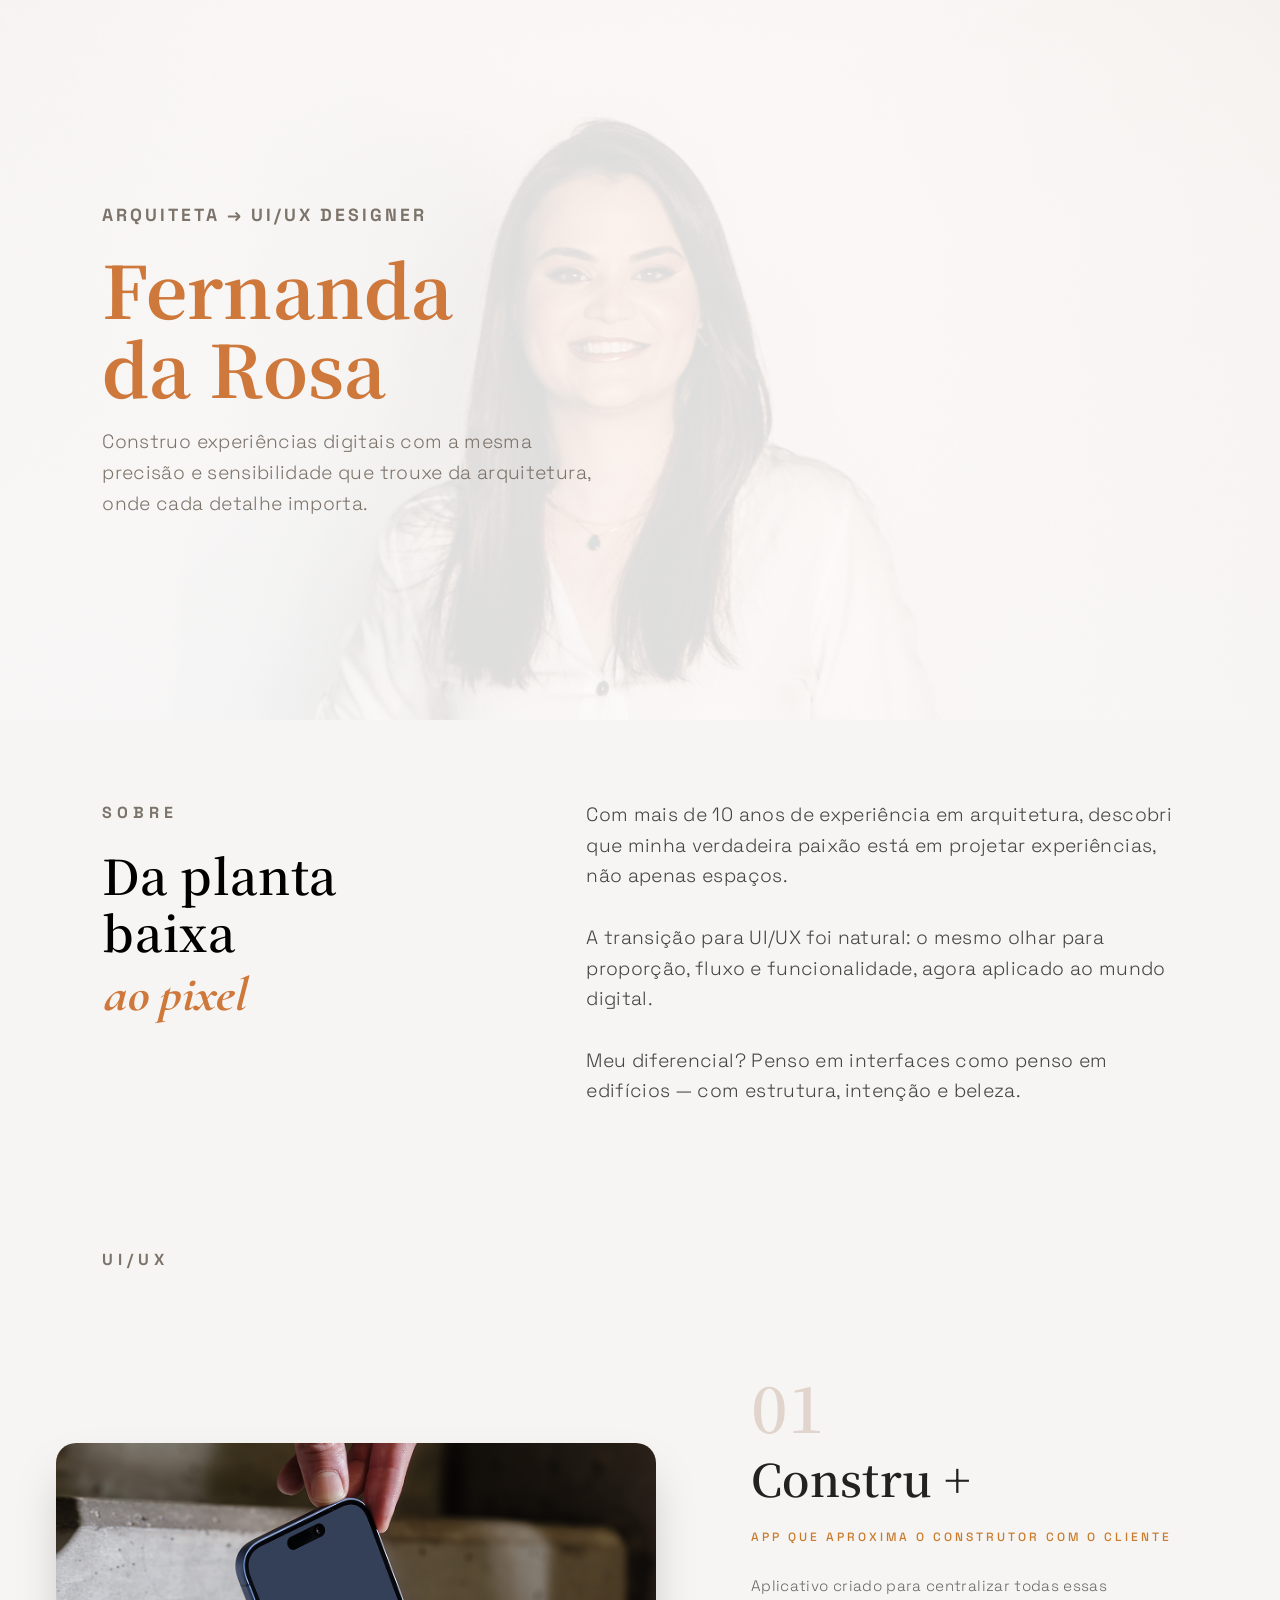
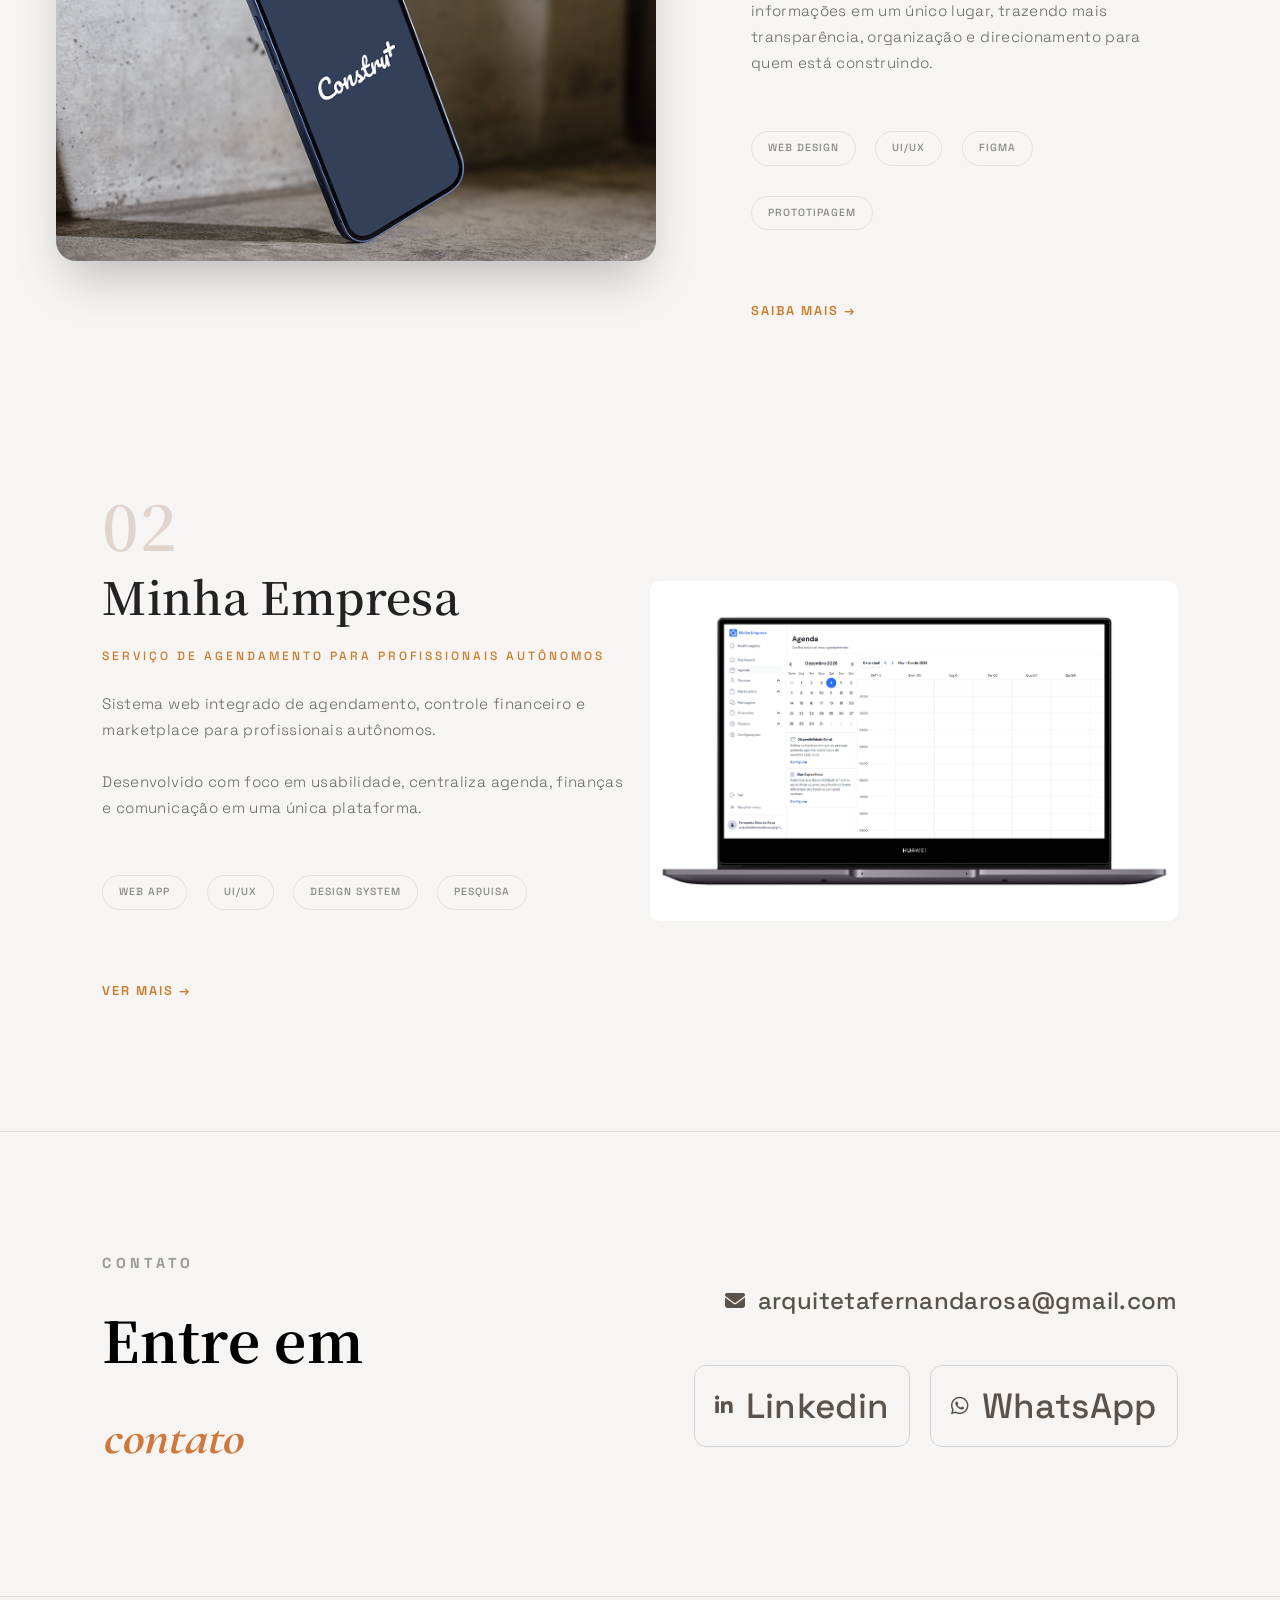
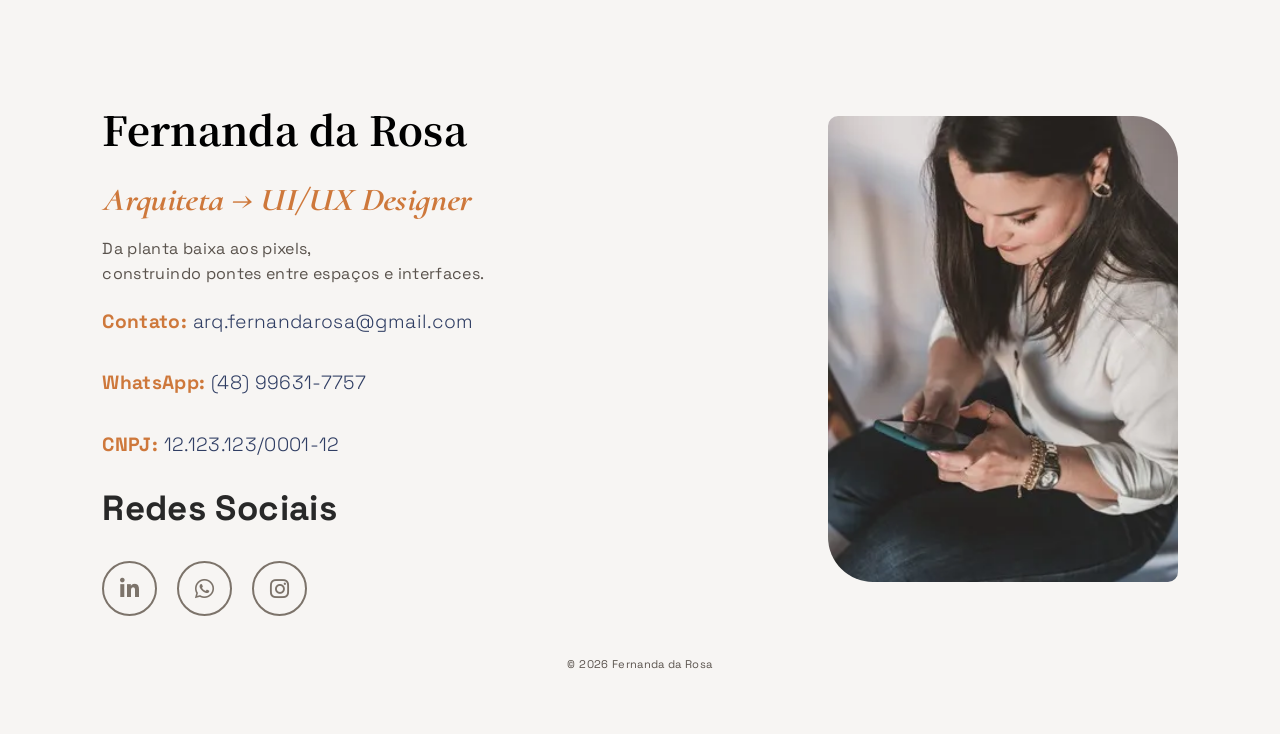
<file: index.html>
<!DOCTYPE html>
<html lang="pt-BR">

<head>
    <meta charset="UTF-8">
    <meta name="viewport" content="width=device-width, initial-scale=1.0">
    <title>Fernanda Rosa / Arquiteta → UI/UX Designer</title>

    <link rel="shortcut icon" href="./src/imagens/ric-foto-port.ico" type="image/x-icon">

    <!-- GOOGLE FONTS -->

    <link rel="preconnect" href="https://fonts.googleapis.com">
    <link rel="preconnect" href="https://fonts.gstatic.com" crossorigin>

    <link href="https://fonts.googleapis.com/css2?family=Noto+Serif+JP:wght@200..900&display=swap" rel="stylesheet">

    <link href="https://fonts.googleapis.com/css2?family=Space+Grotesk:wght@300..700&display=swap" rel="stylesheet">

    <link href="https://fonts.googleapis.com/css2?family=Cormorant+Upright:wght@300;400;500;600;700&display=swap"
        rel="stylesheet">

    <!-- AOS ANIMATION -->

    <link rel="stylesheet" href="https://unpkg.com/aos@2.3.1/dist/aos.css" />

    <!-- FONT AWESONE-->
    <link rel="stylesheet" href="https://cdnjs.cloudflare.com/ajax/libs/font-awesome/6.5.1/css/all.min.css">

    <!-- CSS -->

    <link rel="stylesheet" href="./src/css/estilos.css">
    <link rel="stylesheet" href="./src/css/reset.css">
    <link rel="stylesheet" href="./src/css/responsivo.css">

</head>

<body>

    <!-- HEADER -->

    <header class="header">

        <div class="header-content" data-aos="fade-up">

            <h3>Arquiteta → UI/UX Designer</h3>

            <h1>
                Fernanda <br>da Rosa
            </h1>

            <p>
                Construo experiências digitais com a mesma
                <br>
                precisão e sensibilidade que trouxe da arquitetura,
                <br>
                onde cada detalhe importa.
            </p>

        </div>

    </header>

    <!-- SOBRE -->

    <section class="container">

        <div class="sobre-content">

            <!-- ESQUERDA -->

            <div class="sobre-esquerda" data-aos="fade-right">

                <h3 class="sobre-projeto">
                    Sobre
                </h3>

                <h2 class="planta-projeto">
                    Da planta baixa <br>
                    <span class="destaque">
                        ao pixel
                    </span>
                </h2>

            </div>

            <!-- DIREITA -->

            <div class="sobre-direita" data-aos="fade-left">

                <p class="sobre-descricao">

                    Com mais de 10 anos de experiência em arquitetura,
                    descobri que minha verdadeira paixão está em
                    projetar experiências, não apenas espaços.

                    <br><br>

                    A transição para UI/UX foi natural:
                    o mesmo olhar para proporção, fluxo e funcionalidade,
                    agora aplicado ao mundo digital.

                    <br><br>

                    Meu diferencial?
                    Penso em interfaces como penso em edifícios —
                    com estrutura, intenção e beleza.

                </p>

            </div>

        </div>

    </section>

    <!-- UI UX -->

    <article class="ui-ux" data-aos="fade-up">

        <h3>UI/UX</h3>

    </article>

    <!-- PROJETO 01 -->

    <section class="constru">

        <!-- IMAGEM -->

        <div class="constru-img" data-aos="fade-right">

            <img class="img-contru" src="./src/imagens/project1.png" alt="Foto do app">

        </div>

        <!-- CONTEÚDO -->

        <div class="constru-info" data-aos="fade-left">

            <h1 class="numeros">01</h1>

            <h3 class="titulo-projeto">
                Constru +
            </h3>

            <p class="subtitulo-projeto">
                APP QUE APROXIMA O CONSTRUTOR COM O CLIENTE
            </p>

            <p class="descricao-projeto">
                Aplicativo criado para centralizar todas essas informações
                em um único lugar, trazendo mais transparência,
                organização e direcionamento para quem está construindo.
            </p>

            <div class="tags">

                <span>Web Design</span>
                <span>UI/UX</span>
                <span>Figma</span>
                <span>Prototipagem</span>

            </div>

            <a class="link-projeto" href="app.html">
                Saiba mais →
            </a>

        </div>

    </section>

    <!-- PROJETO 02 -->

    <section class="container-empresa">

        <!-- TEXTO -->

        <div class="empresa-info" data-aos="fade-right">

            <h1 class="numeros">02</h1>

            <h2 class="titulo-projeto">
                Minha Empresa
            </h2>

            <h4 class="subtitulo-projeto">
                SERVIÇO DE AGENDAMENTO PARA PROFISSIONAIS AUTÔNOMOS
            </h4>

            <p class="descricao-projeto">

                Sistema web integrado de agendamento,
                controle financeiro e marketplace
                para profissionais autônomos.

                <br><br>

                Desenvolvido com foco em usabilidade,
                centraliza agenda, finanças e comunicação
                em uma única plataforma.

            </p>

            <div class="tags">

                <span>WEB APP</span>
                <span>UI/UX</span>
                <span>DESIGN SYSTEM</span>
                <span>PESQUISA</span>

            </div>

            <a class="link-projeto" href="empresa.html">
                Ver mais →
            </a>

        </div>

        <!-- IMAGEM -->

        <div class="empresa-img" data-aos="fade-left">

            <img class="img-empresa" src="./src/imagens/cover.jpg" alt="Minha empresa">

        </div>

    </section>

    <hr>

    <!-- CONTATO -->

    <section class="contato">

        <div class="container-redes">

            <!-- ESQUERDA -->

            <div class="contato-esquerda" data-aos="fade-right">

                <h3 class="correio">
                    contato
                </h3>

                <h2 class="contato-titulo-projeto">

                    Entre em <br>

                    <span class="destaque">
                        contato
                    </span>

                </h2>

            </div>

            <!-- DIREITA -->

            <div class="contato-direita" data-aos="fade-left">

                <!-- EMAIL -->

                <a href="mailto:arquitetafernandarosa@gmail.com" class="email">

                    <i class="fa-solid fa-envelope"></i>

                    arquitetafernandarosa@gmail.com

                </a>

                <!-- LINKS -->

                <div class="links-contato">

                    <!-- LINKEDIN -->

                    <a href="https://www.linkedin.com/in/linkfernandarosa/" target="_blank" class="linkedin-link">

                        <i class="fab fa-linkedin-in"></i>

                        Linkedin

                    </a>

                    <!-- WHATSAPP -->

                    <a href="https://wa.me/5548996317757" target="_blank" class="whatsapp-link">

                        <i class="fab fa-whatsapp"></i>

                        WhatsApp

                    </a>

                </div>

            </div>

        </div>

    </section>

    <hr>

    <!-- FOOTER -->

    <footer class="footer">

        <div class="footer-container">

            <!-- TEXTO -->

            <div class="footer-texto" data-aos="fade-right">

                <h1>
                    Fernanda da Rosa <br>
                    <span class="destaque-footer">Arquiteta → UI/UX Designer</span>
                </h1>

                <h2>
                    Da planta baixa aos pixels,
                    <br>
                    construindo pontes entre espaços e interfaces.
                </h2>

                <p>

                    <strong class="cor-destaque">
                        Contato:
                    </strong>

                    <span class="texto-email">
                        arq.fernandarosa@gmail.com
                    </span>

                    <br><br>

                    <strong class="cor-destaque">
                        WhatsApp:
                    </strong>

                    <span class="texto-email">
                        (48) 99631-7757
                    </span>

                    <br><br>

                    <strong class="cor-destaque">
                        CNPJ:
                    </strong>

                    <span class="texto-email">
                        12.123.123/0001-12
                    </span>

                </p>

                <h4>Redes Sociais</h4>

                <ul class="redes-sociais-footer">

                    <!-- LINKEDIN -->

                    <li>
                        <a href="https://www.linkedin.com/in/linkfernandarosa/" class="linkedin" target="_blank">

                            <i class="fab fa-linkedin-in"></i>

                        </a>
                    </li>

                    <!-- WHATSAPP -->

                    <li>
                        <a href="https://wa.me/5548996317757" class="whatsapp" target="_blank">

                            <i class="fab fa-whatsapp"></i>

                        </a>
                    </li>

                    <!-- INSTAGRAM -->

                    <li>
                        <a href="https://www.instagram.com/arq.fernandarosa/" class="instagram" target="_blank">

                            <i class="fab fa-instagram"></i>

                        </a>
                    </li>

                </ul>

            </div>

            <!-- IMAGEM -->

            <div class="footer-imagem" data-aos="fade-left">

                <img src="./src/imagens/fernanda-celular.webp" alt="Projeto arquitetônico">

            </div>

        </div>

        <h6>© 2026 Fernanda da Rosa</h6>

    </footer>

    <!-- AOS SCRIPT -->

    <script src="https://unpkg.com/aos@2.3.1/dist/aos.js"></script>

    <script>

        AOS.init({

            duration: 1200,
            once: true,
            offset: 120

        });

    </script>

</body>

</html>
</file>
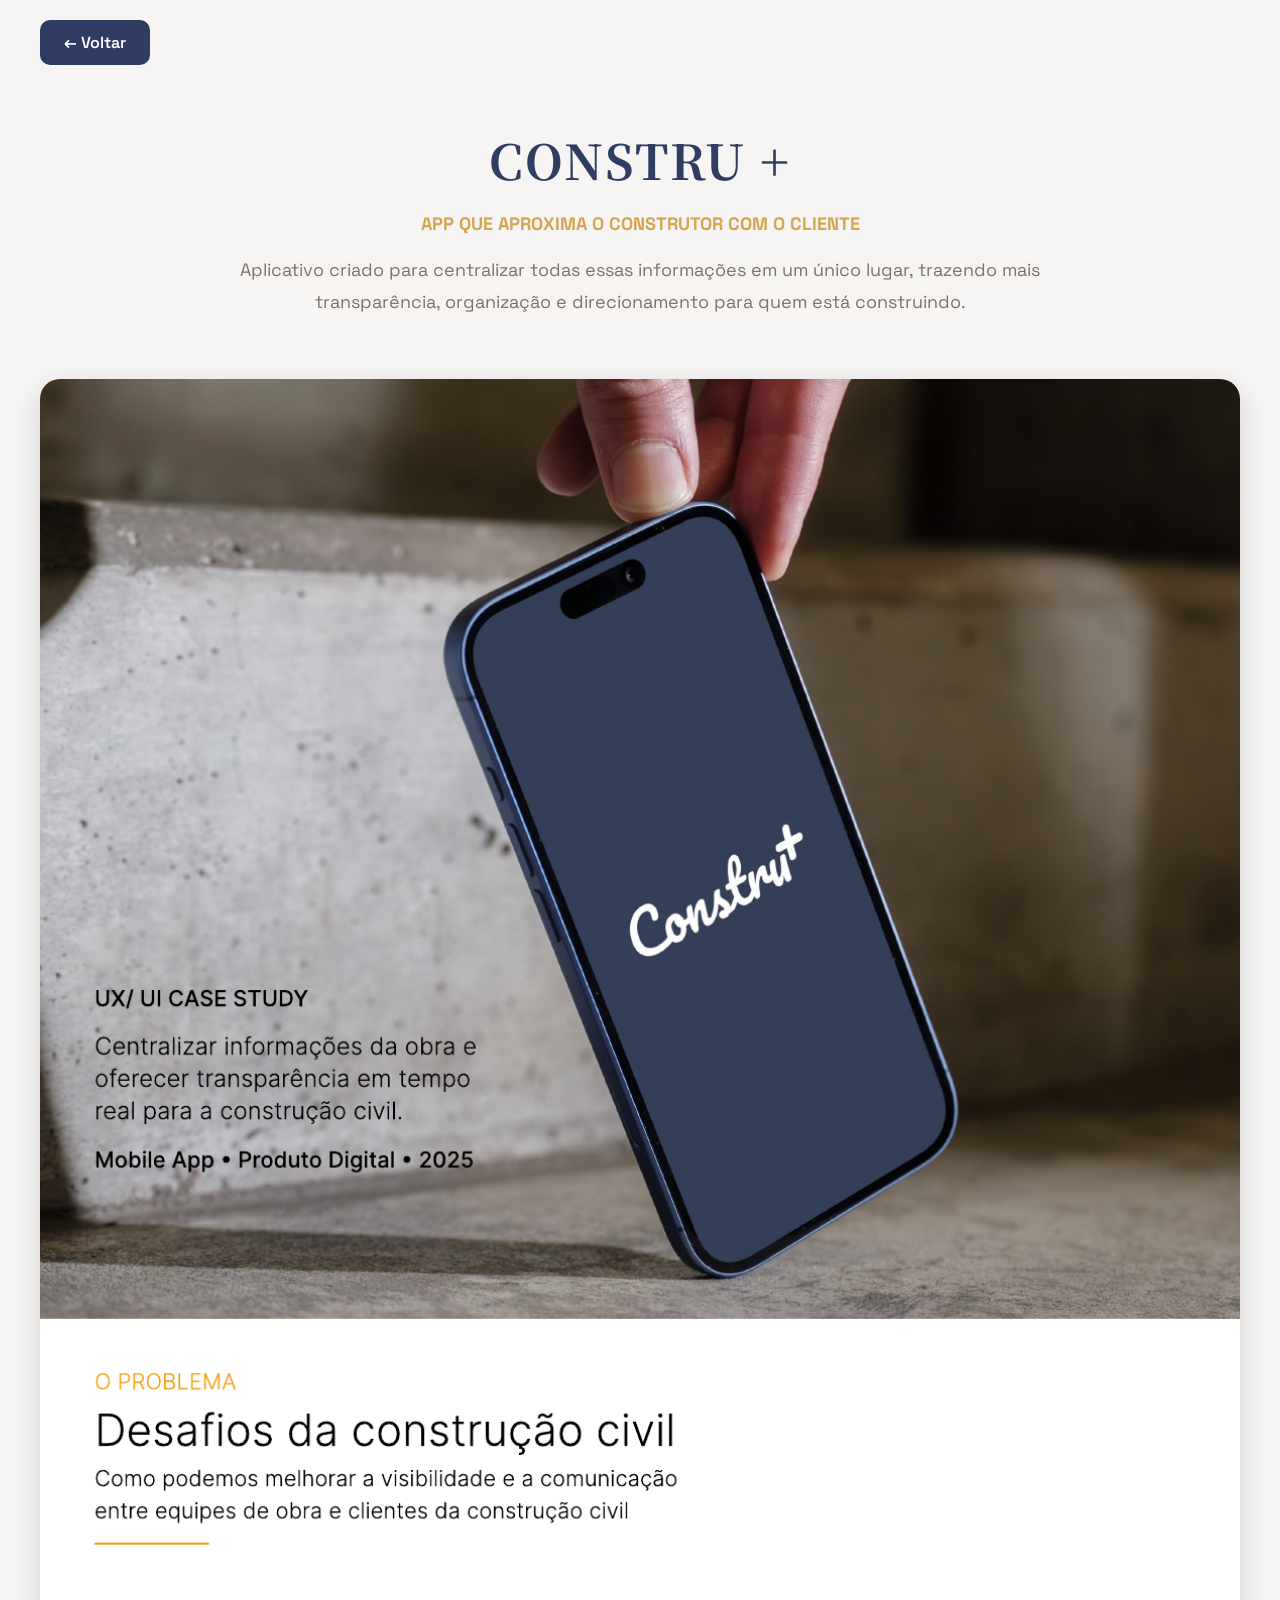
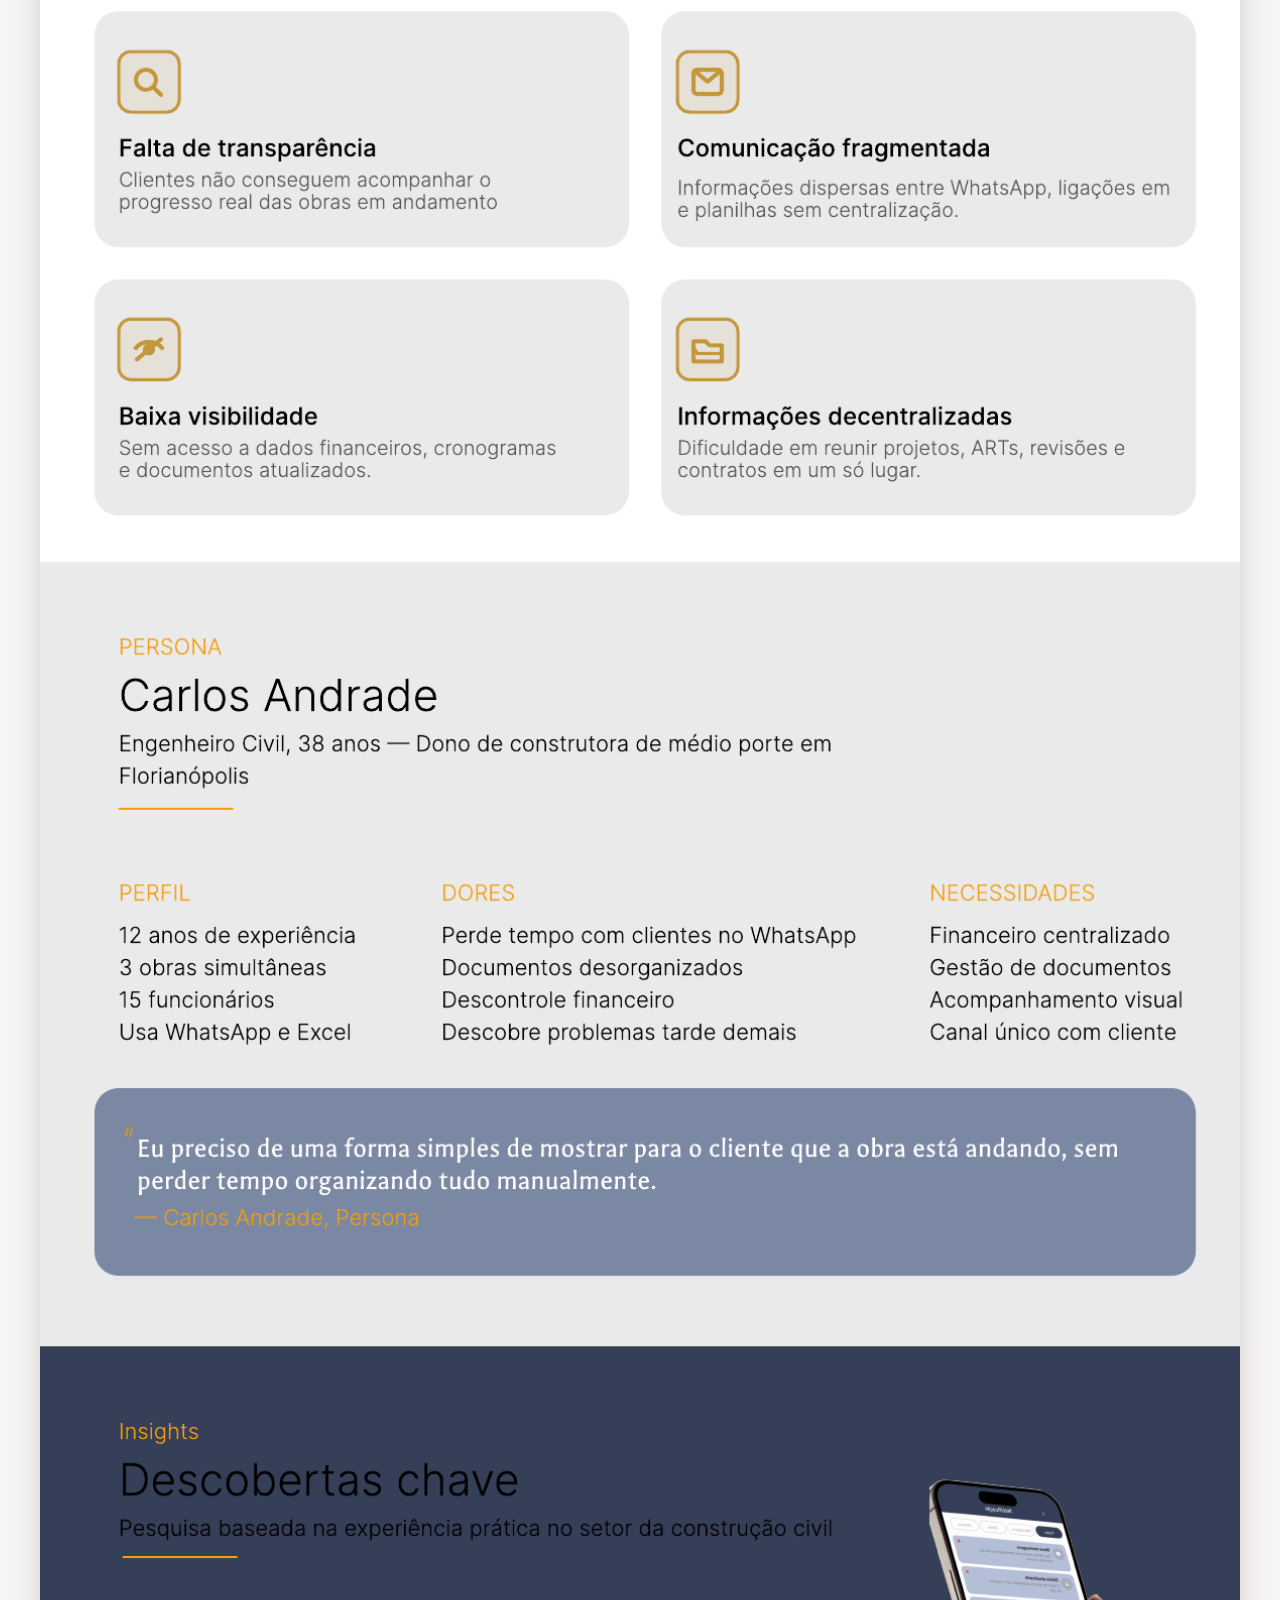
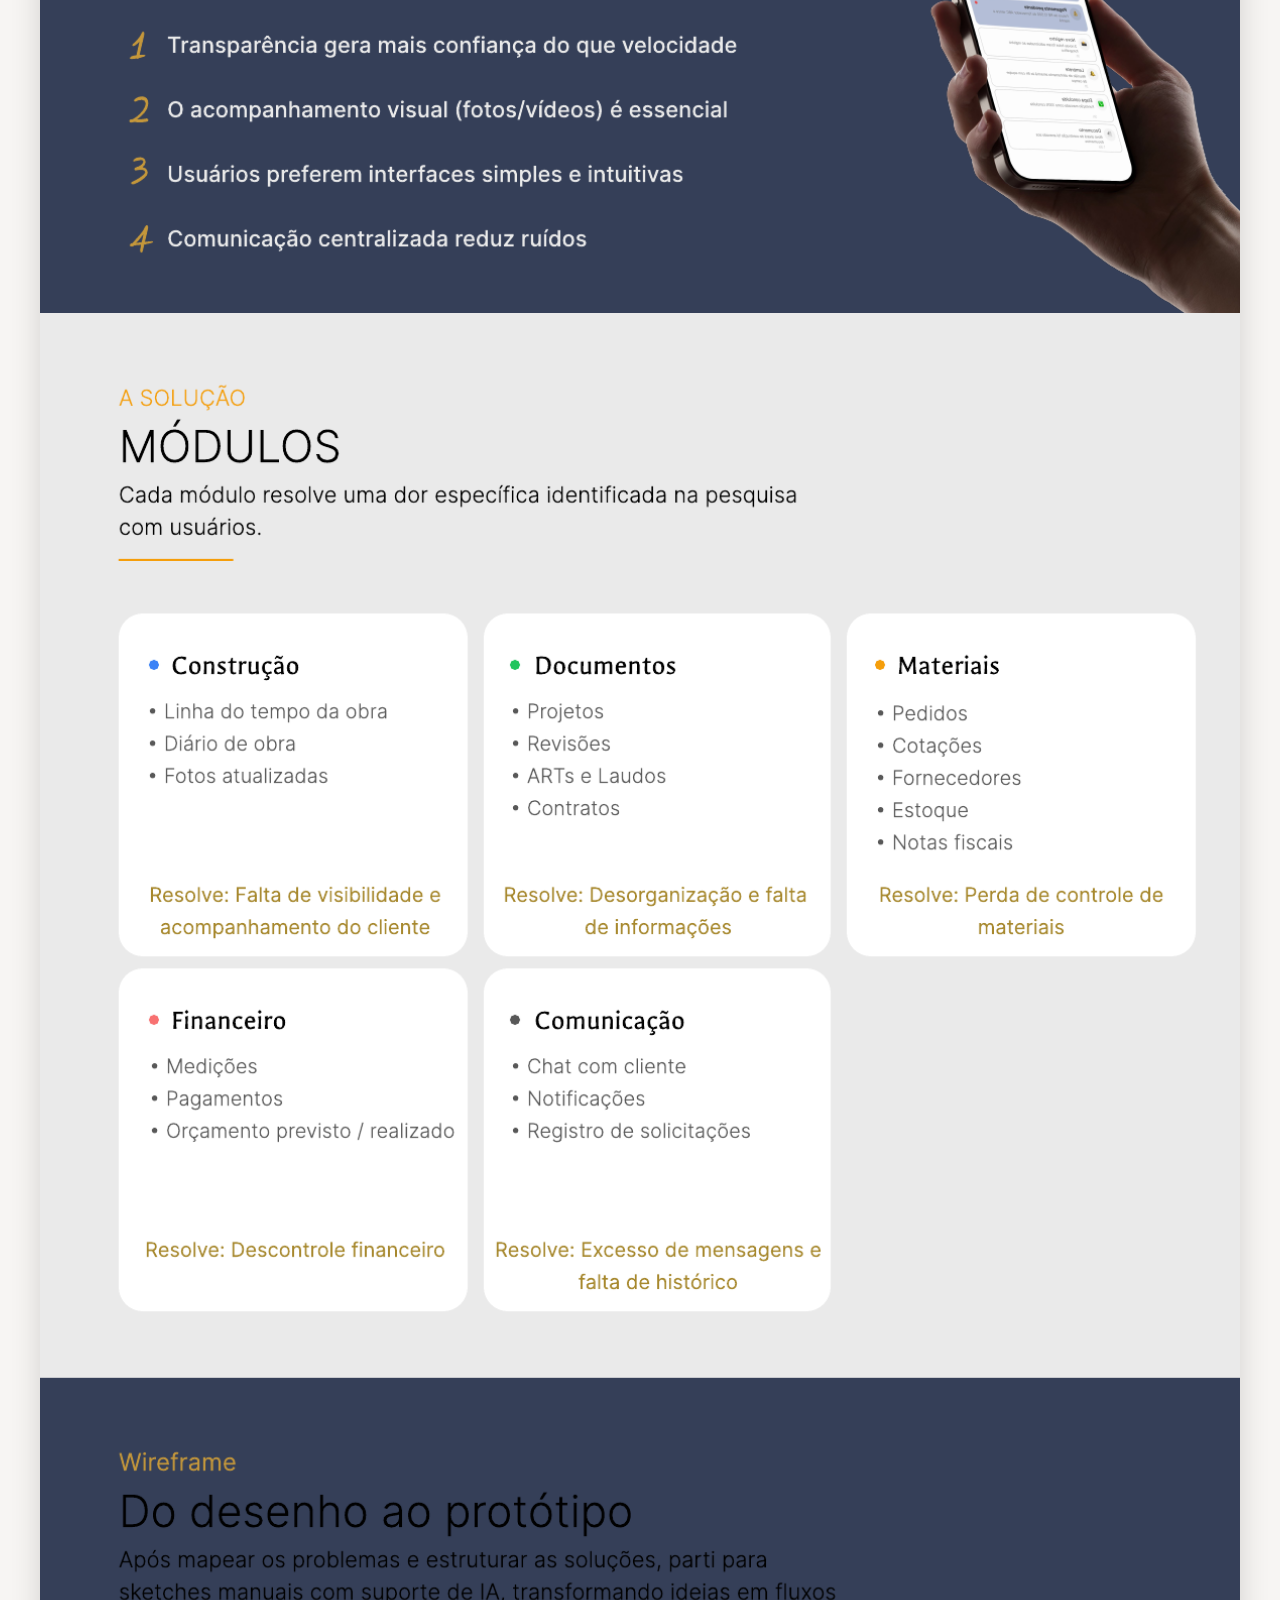
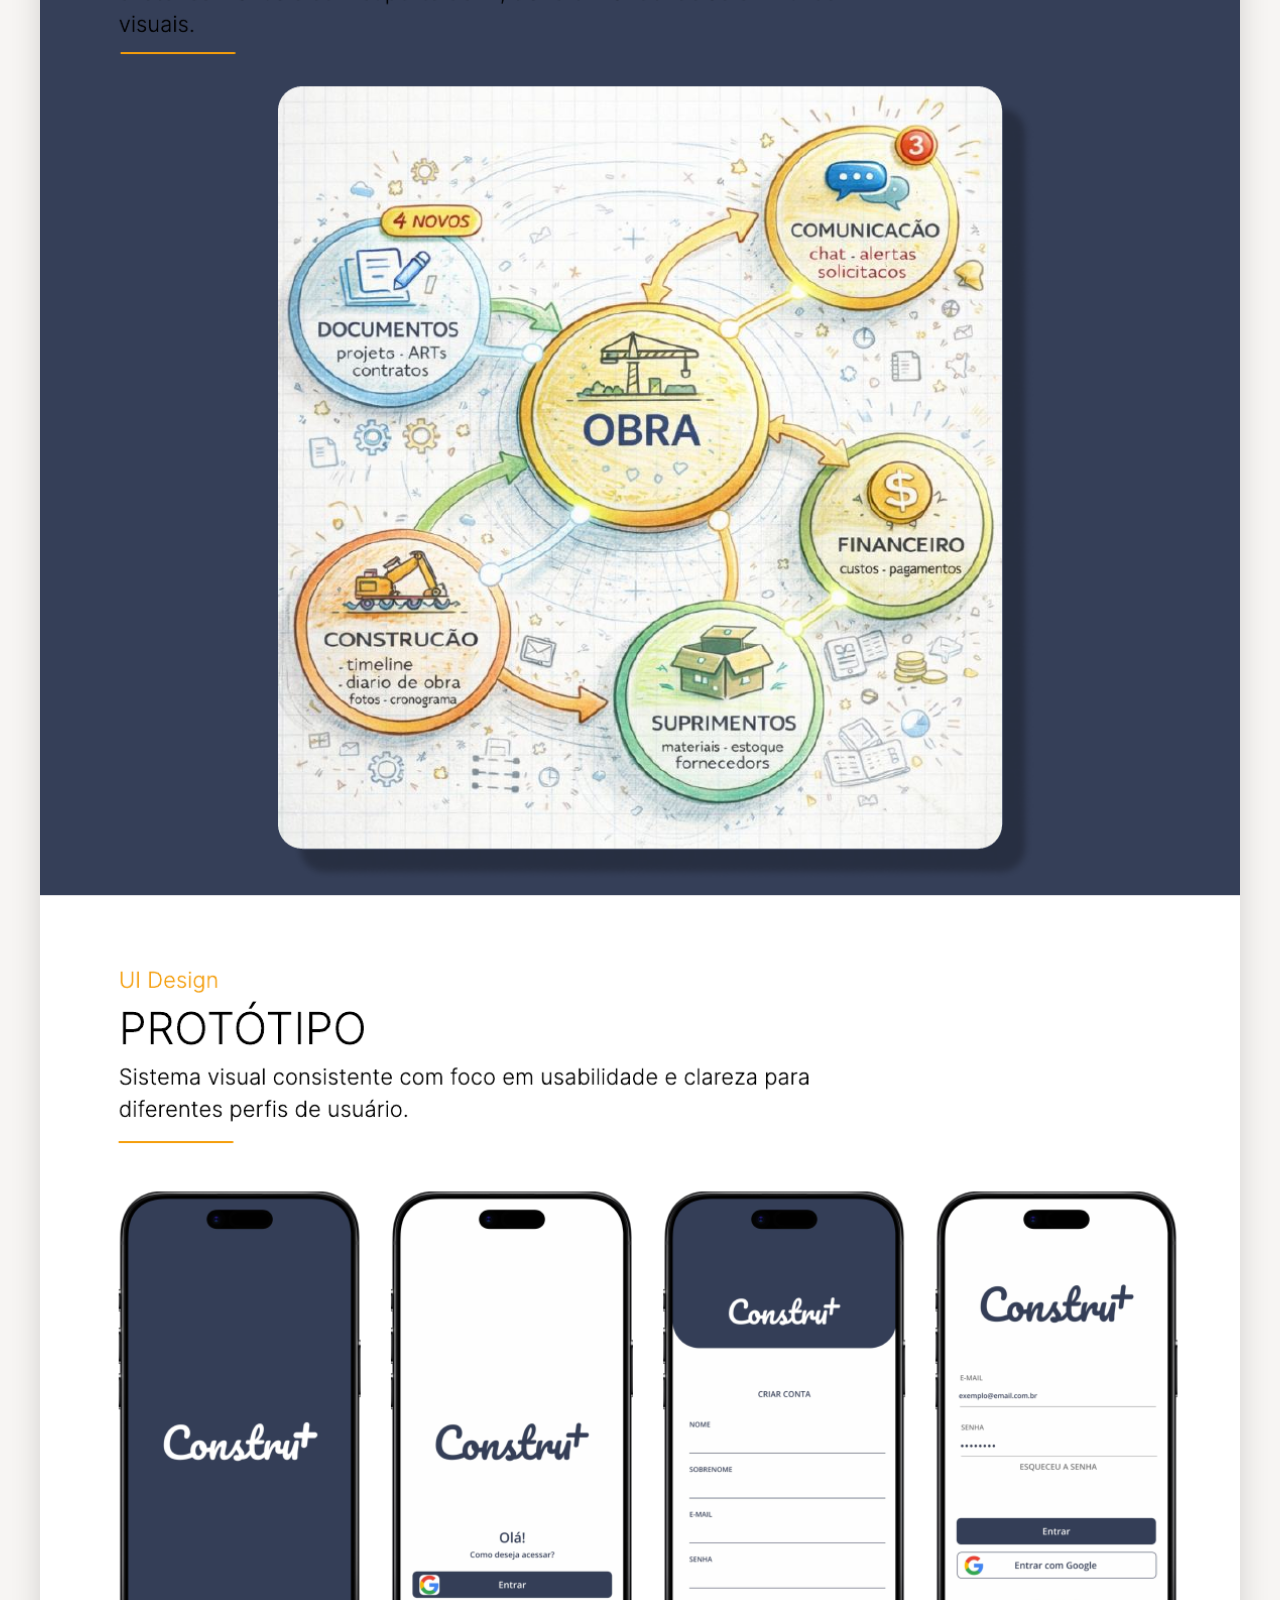
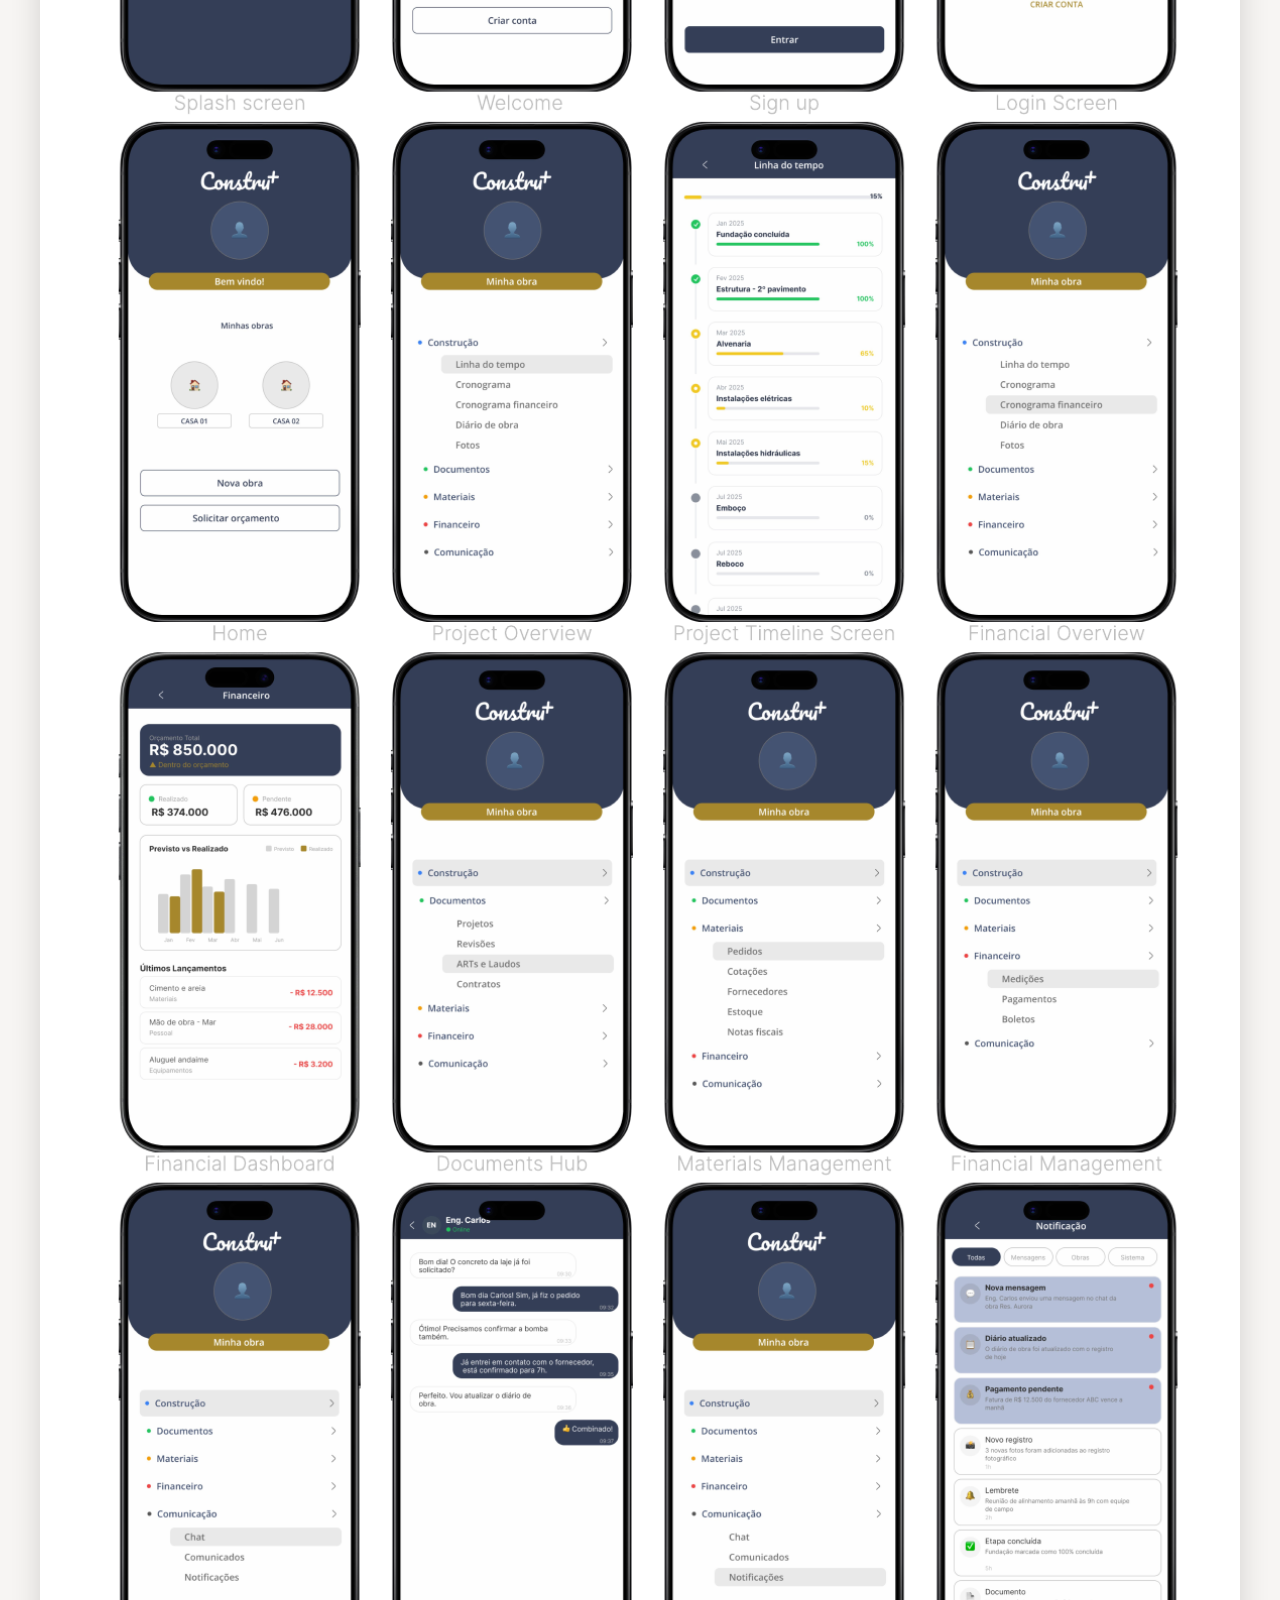
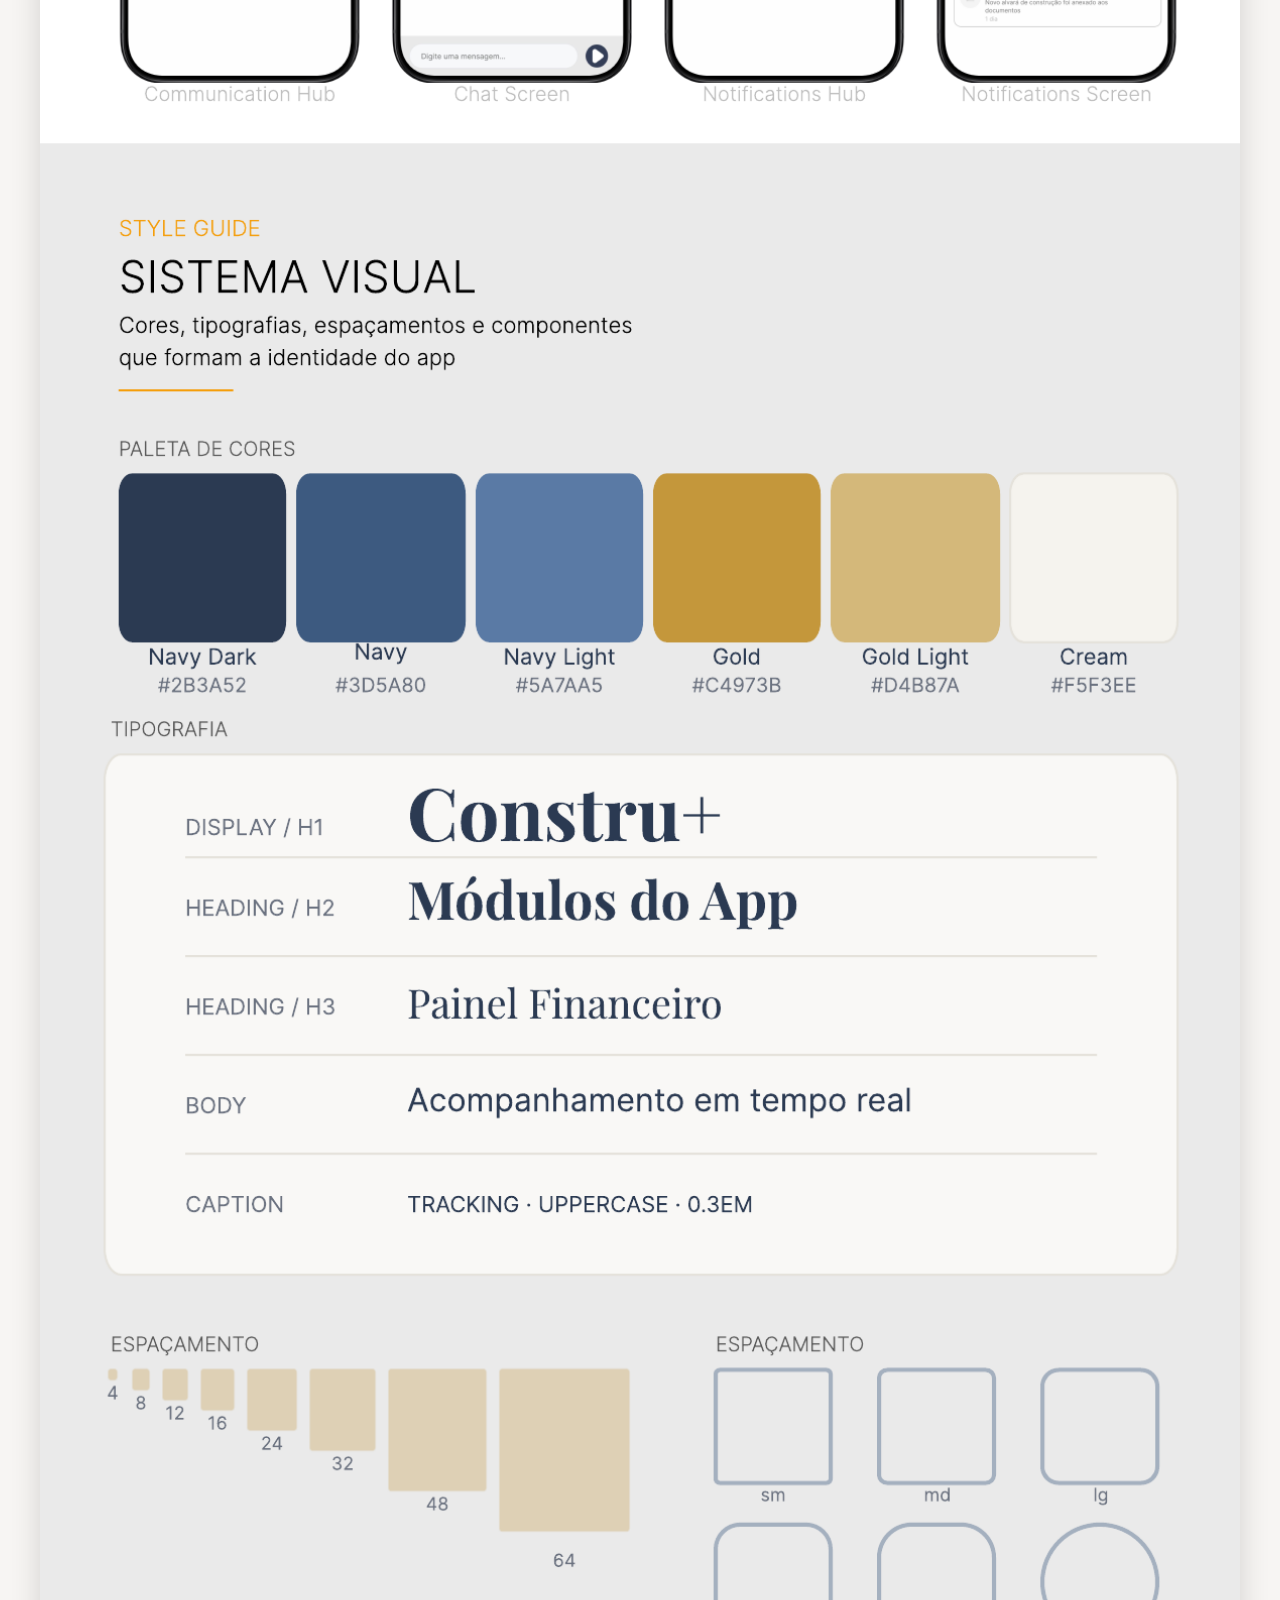
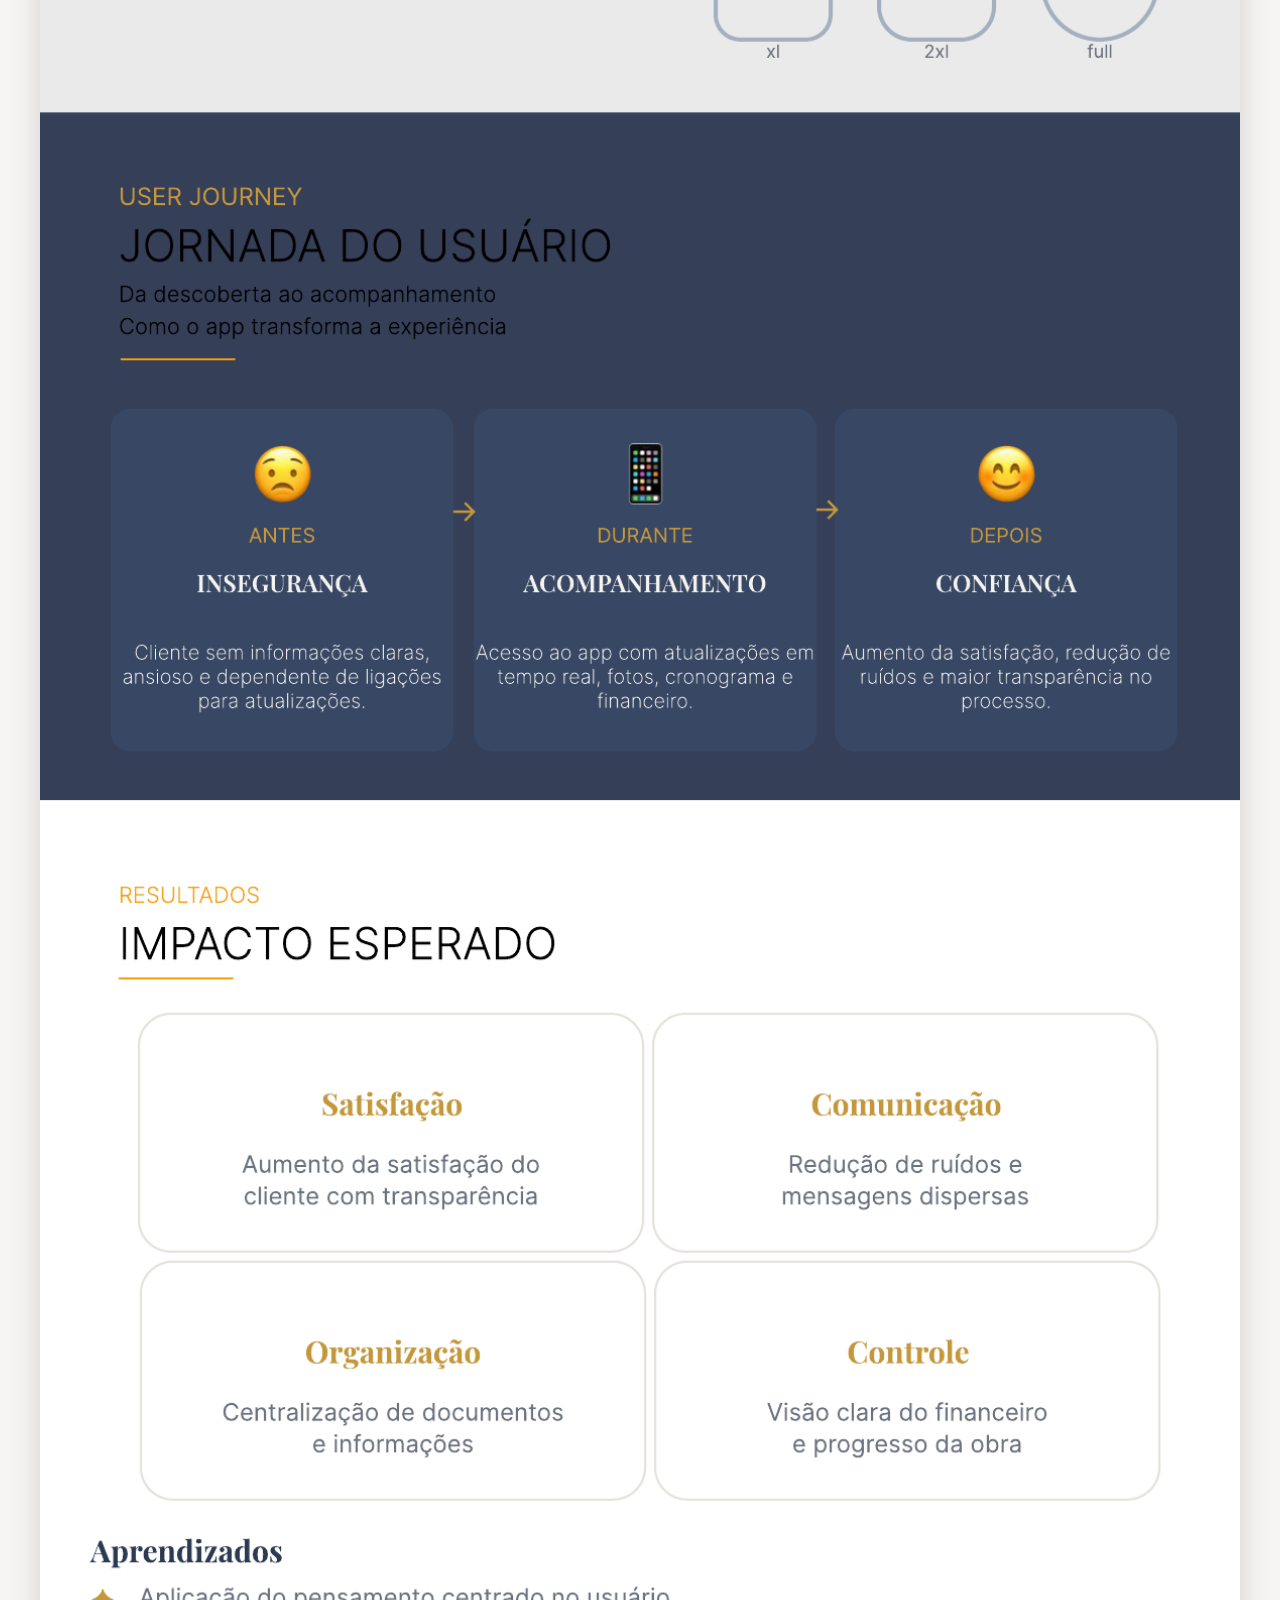
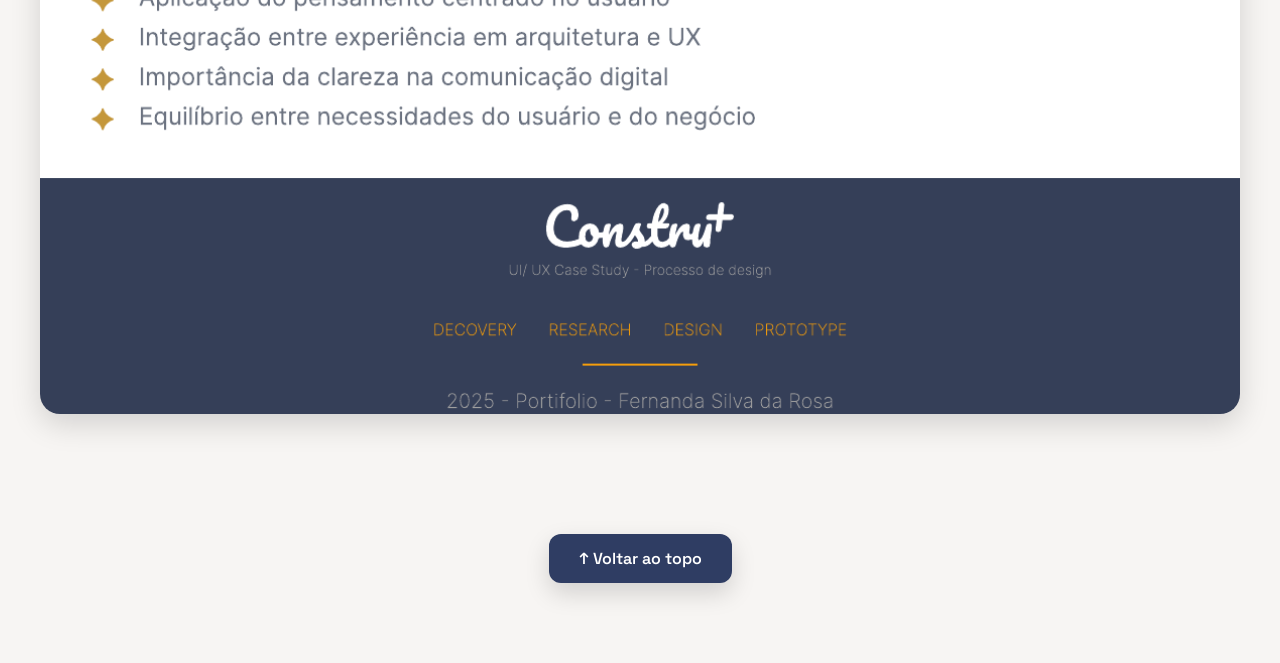
<file: app.html>
<!DOCTYPE html>
<html lang="pt-BR">

<head>
    <meta charset="UTF-8">
    <meta name="viewport" content="width=device-width, initial-scale=1.0">
    <title>APP Constru +</title>

     <link rel="shortcut icon" href="./src/imagens/logo.ico" type="image/x-icon">

    <link rel="preconnect" href="https://fonts.googleapis.com">
    <link rel="preconnect" href="https://fonts.gstatic.com" crossorigin>
    <link href="https://fonts.googleapis.com/css2?family=Noto+Serif+JP:wght@200..900&display=swap" rel="stylesheet">

    <link rel="preconnect" href="https://fonts.googleapis.com">
    <link rel="preconnect" href="https://fonts.gstatic.com" crossorigin>
    <link href="https://fonts.googleapis.com/css2?family=Space+Grotesk:wght@300..700&display=swap" rel="stylesheet">

    <link rel="preconnect" href="https://fonts.googleapis.com">
    <link rel="preconnect" href="https://fonts.gstatic.com" crossorigin>
    <link href="https://fonts.googleapis.com/css2?family=Cormorant+Upright:wght@300;400;500;600;700&display=swap"
        rel="stylesheet">

    <link rel="stylesheet" href="./src/css/appestilo.css">
    <link rel="stylesheet" href="./src/css/reset.css">
    <link rel="stylesheet" href="./src/css/responsivo.css">
</head>

<body>

    <header>

        <a href="index.html" class="btn-voltar">
            ← Voltar
        </a>

    </header>

    <!-- TEXTO INICIAL -->

    <section class="intro-app">

        <div class="intro-container">

            <span class="tag-app">Constru +</span>

            <h1>
                APP QUE APROXIMA O CONSTRUTOR COM O CLIENTE
            </h1>

            <p>
                Aplicativo criado para centralizar todas essas informações em um único lugar,
                trazendo mais transparência, organização e direcionamento para quem está construindo.
            </p>

        </div>

    </section>

    <!-- IMAGEM -->

    <section class="imagem-app">

        <img src="./src/imagens/page-1.png" alt="Constru+ App">

    </section>

    <div class="topo-container">

        <a href="#" class="btn-topo">↑ Voltar ao topo</a>

    </div>

</body>

</html>
</file>
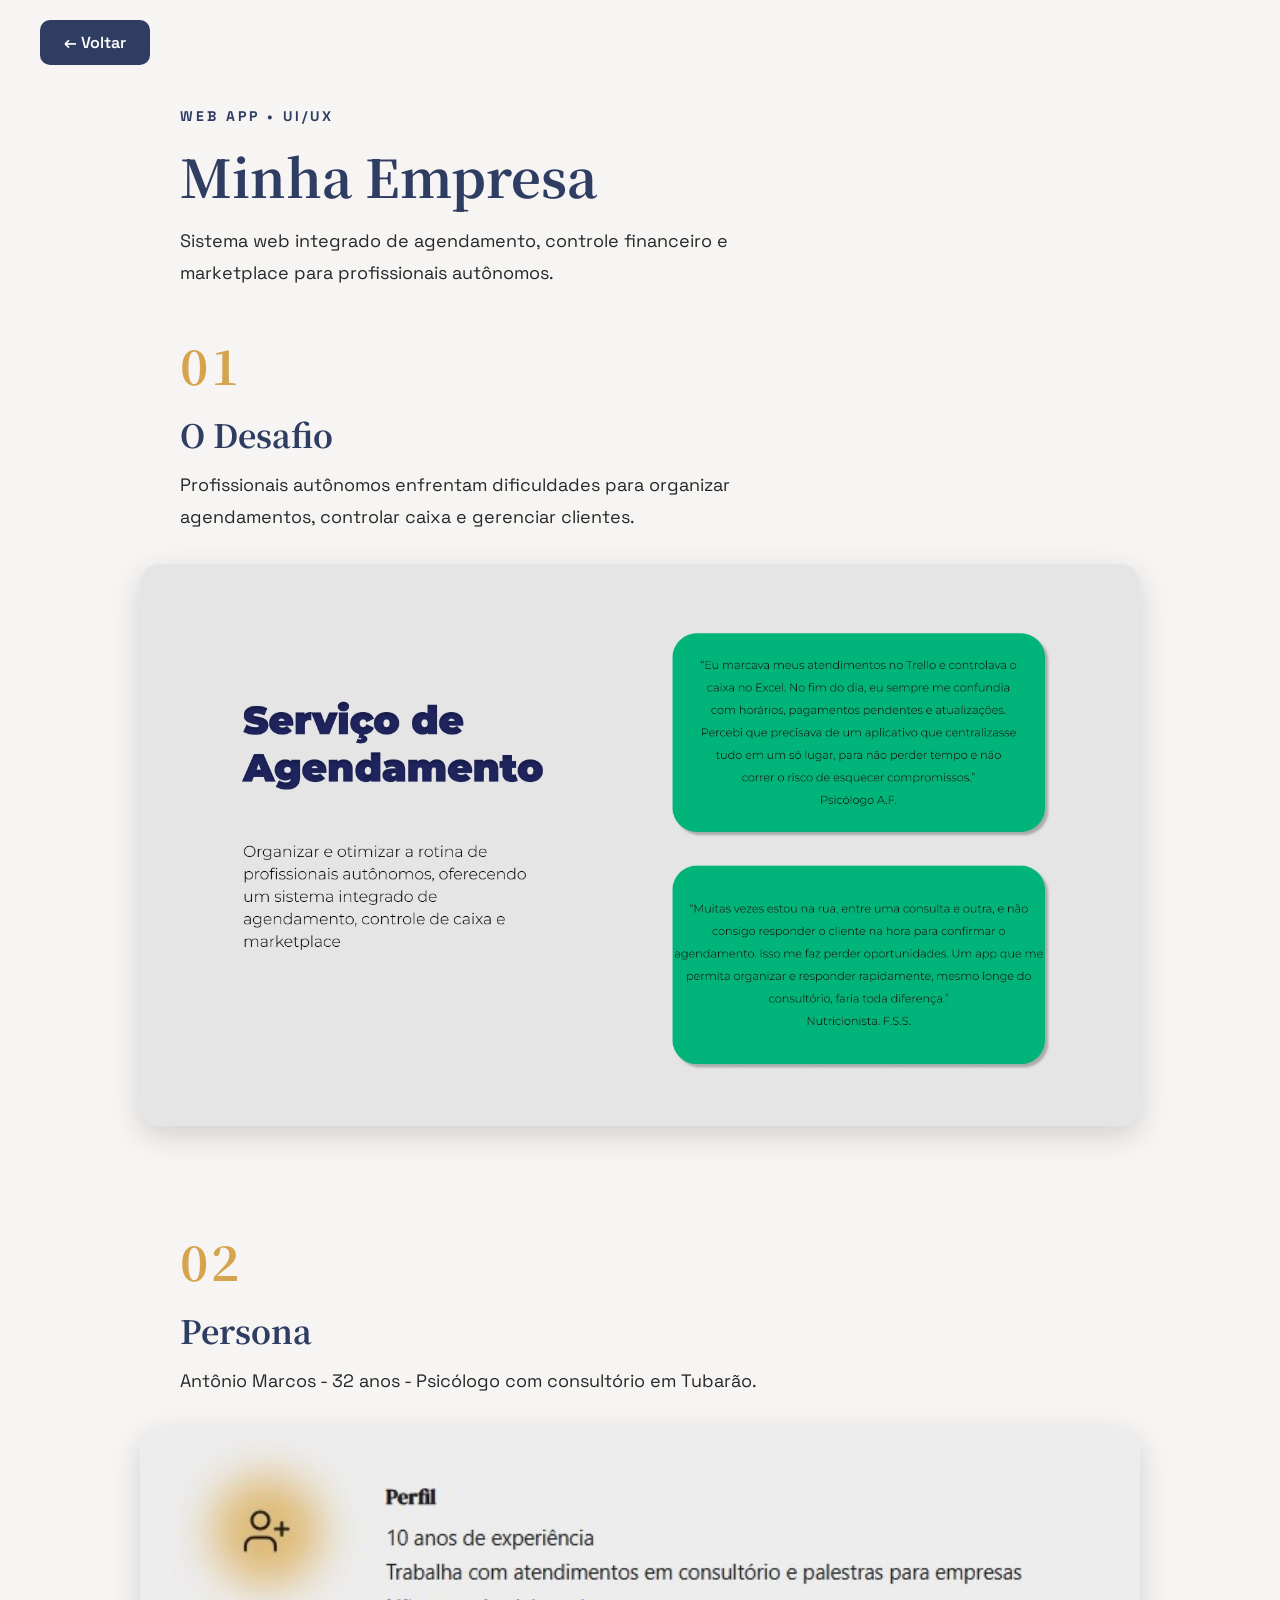
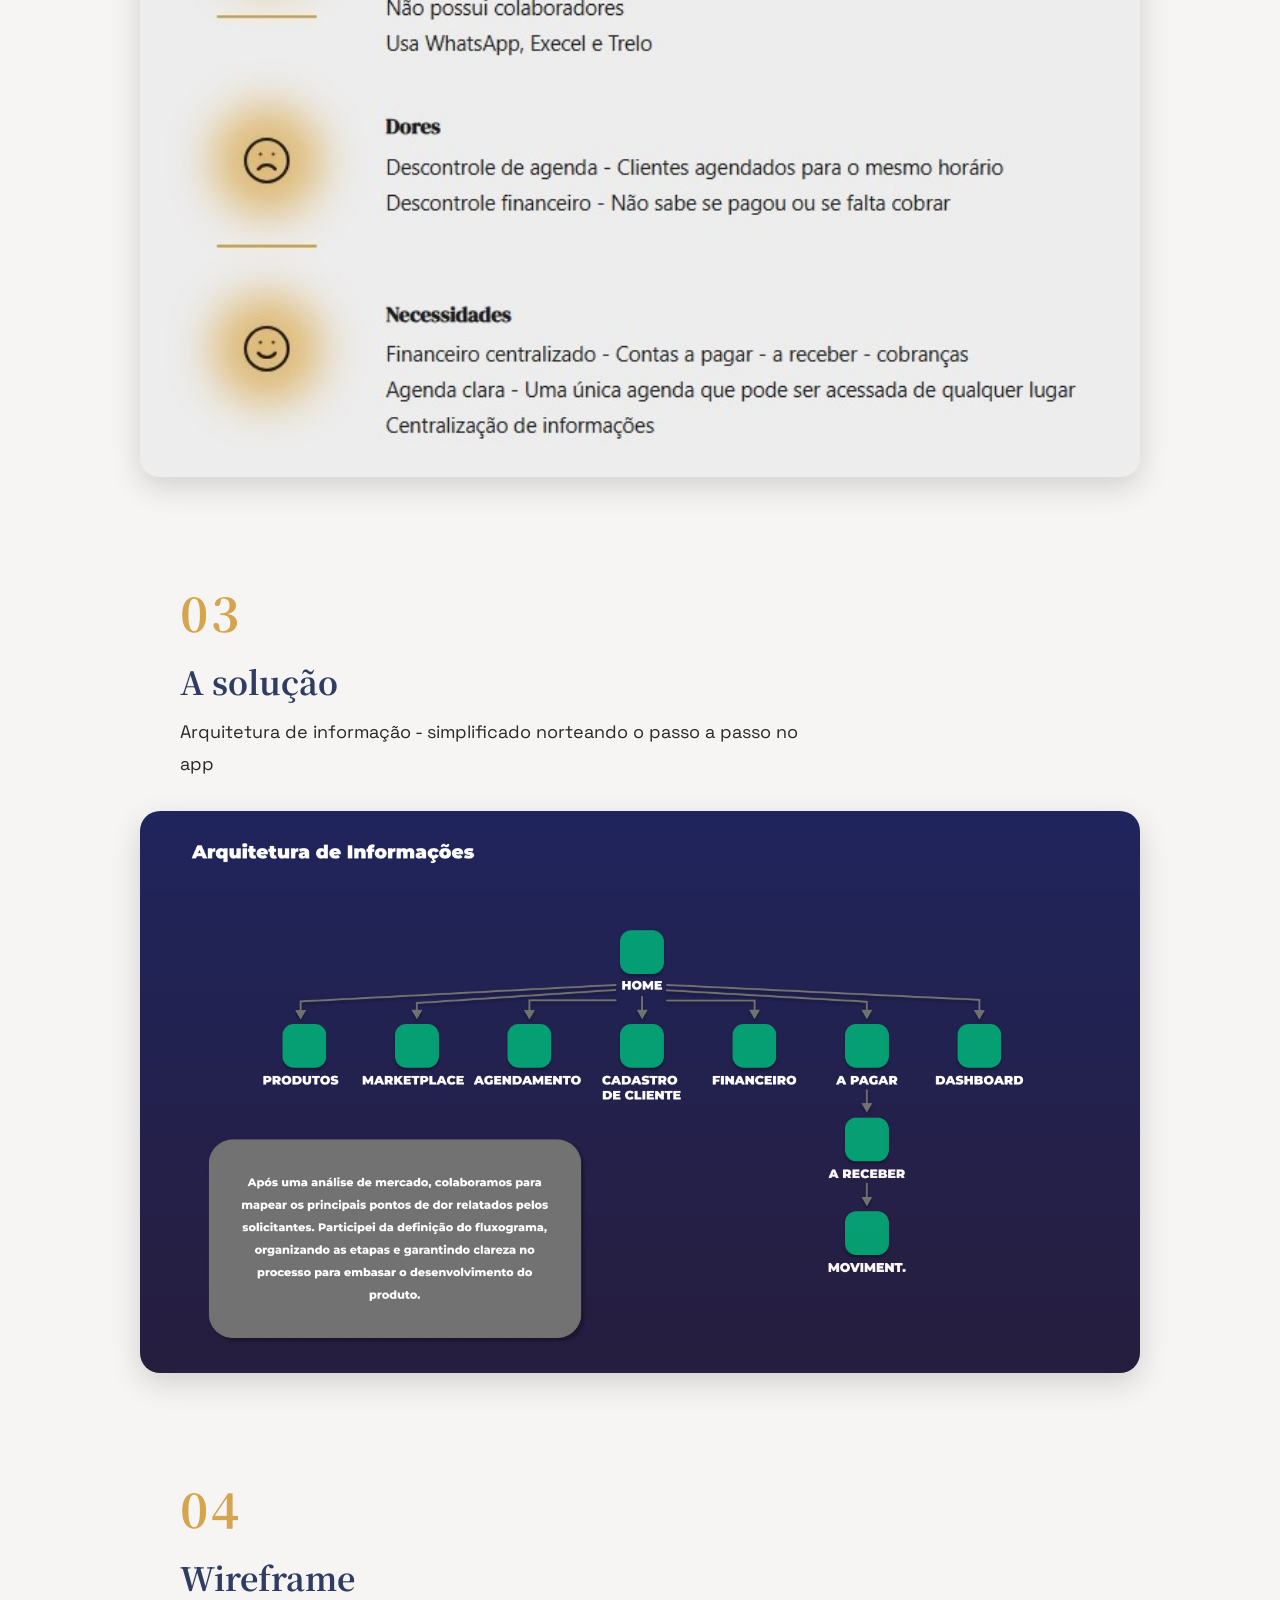
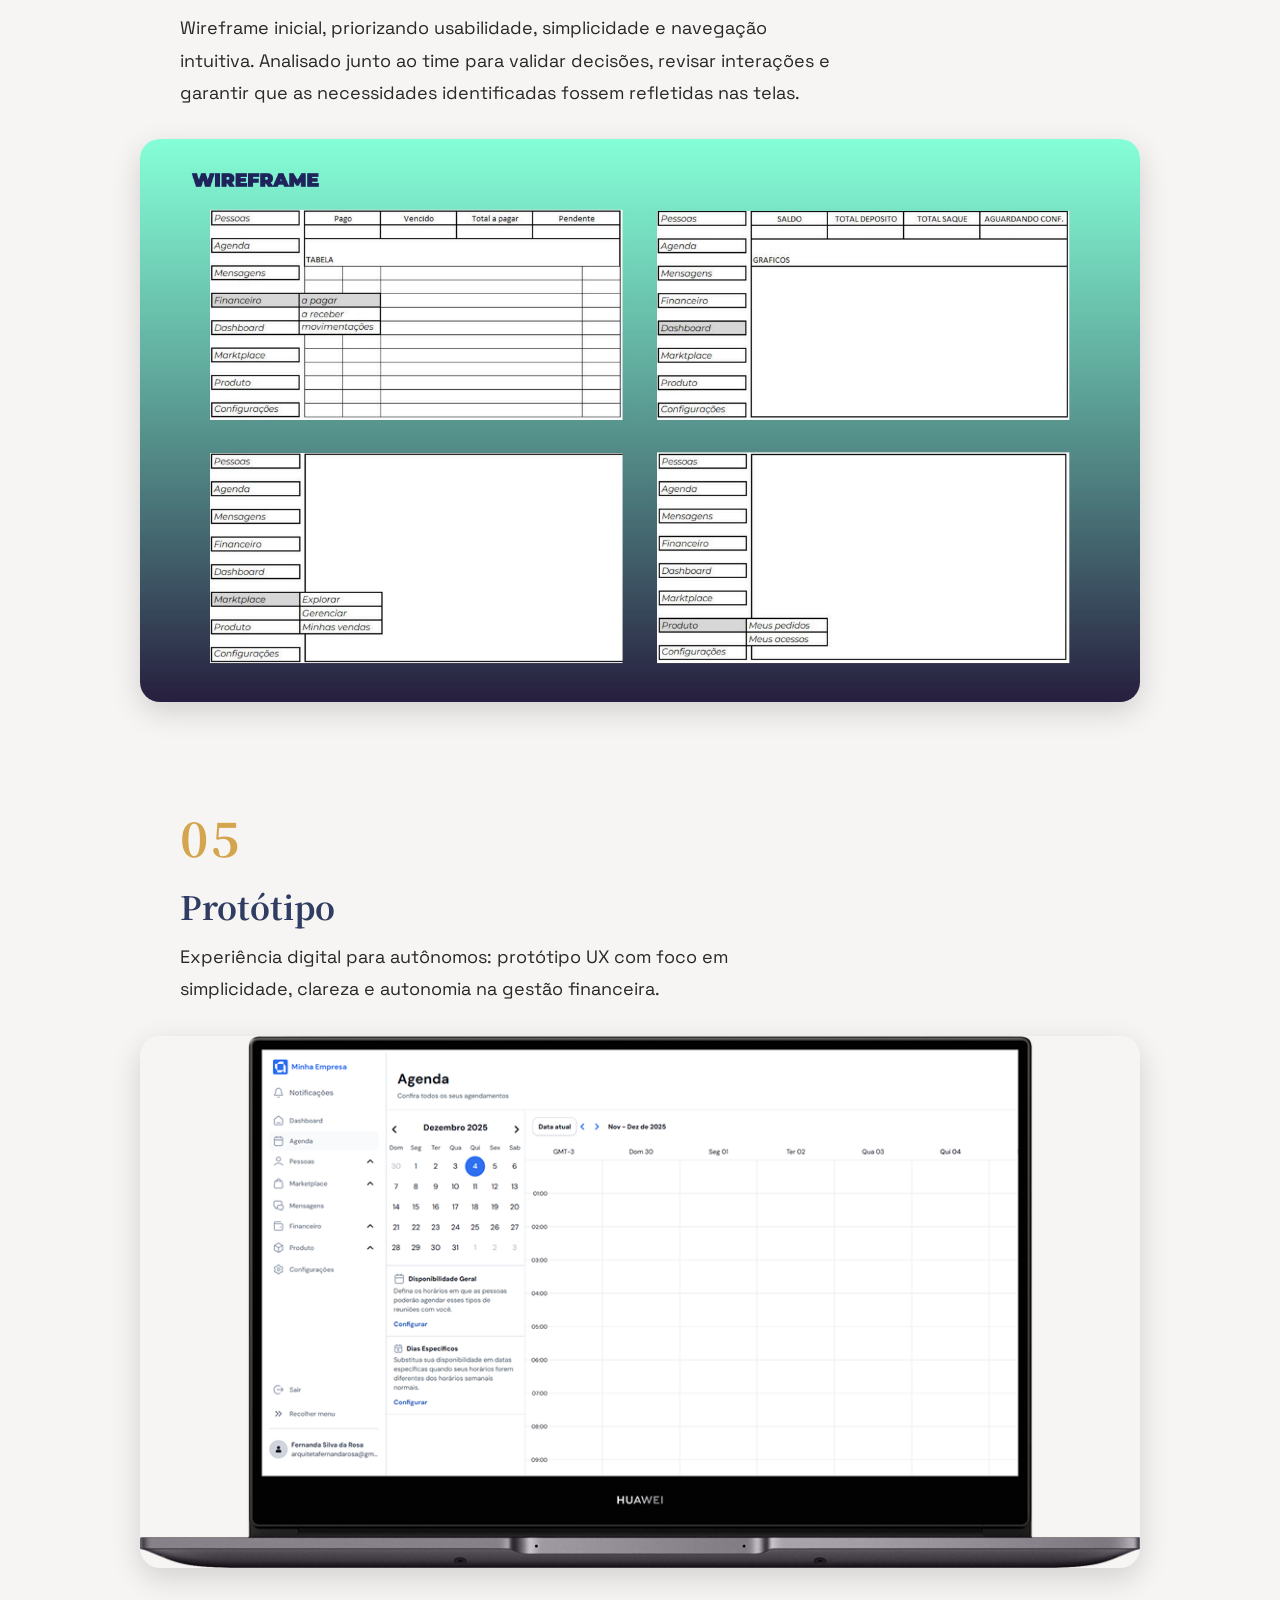
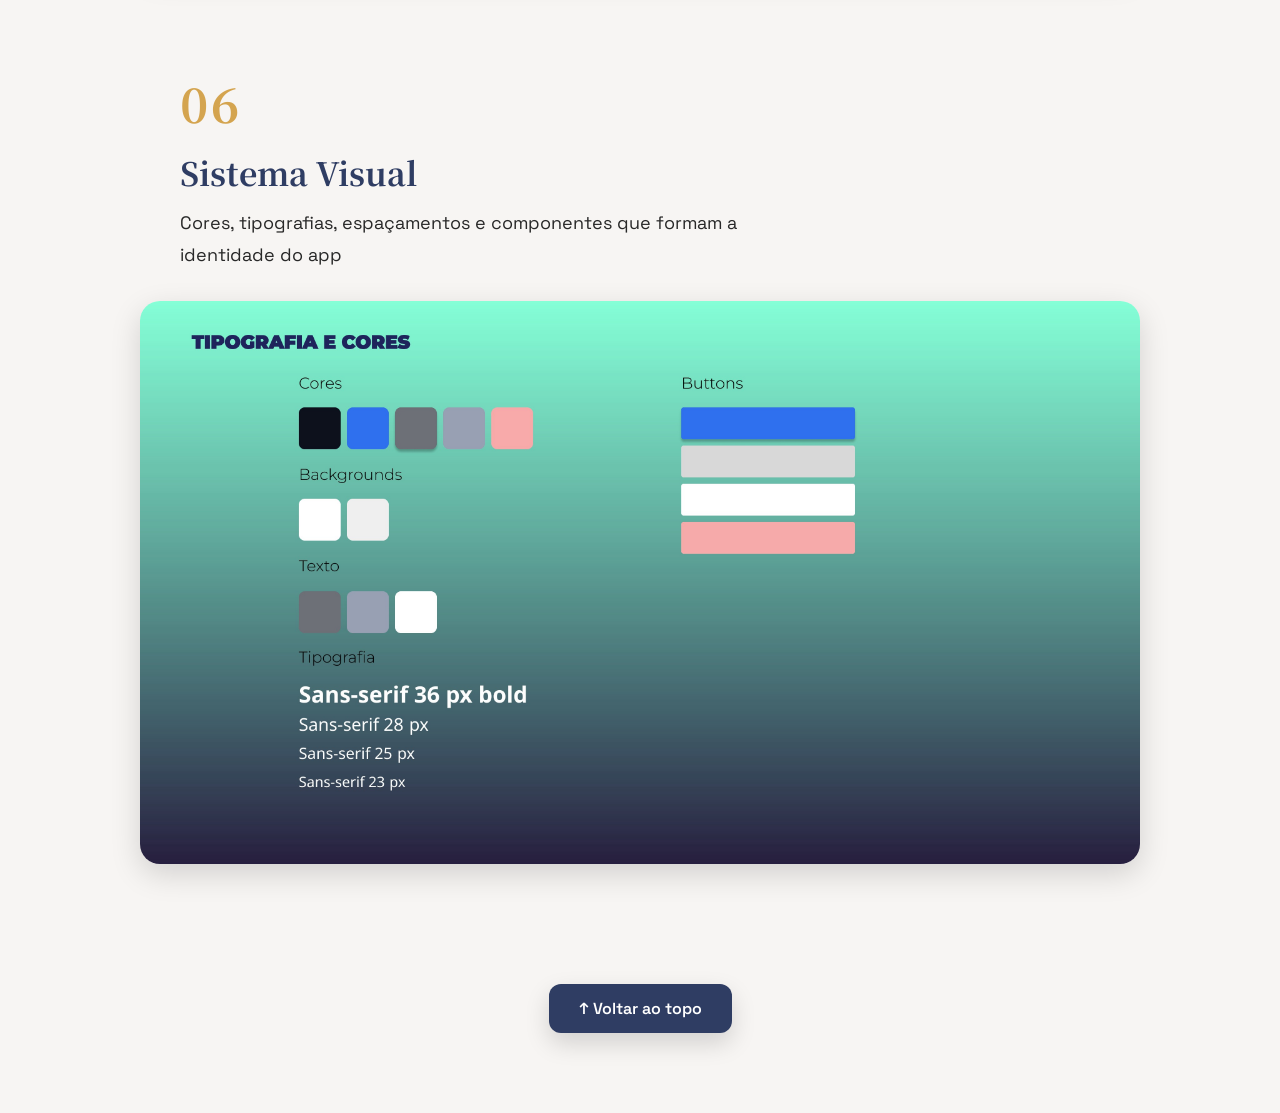
<file: empresa.html>
<!DOCTYPE html>
<html lang="pt-BR">

<head>
    <meta charset="UTF-8">
    <meta name="viewport" content="width=device-width, initial-scale=1.0">
    <title>Minha Empresa</title>

     <link rel="shortcut icon" href="./src/imagens/logo.ico" type="image/x-icon">

    <link rel="preconnect" href="https://fonts.googleapis.com">
    <link rel="preconnect" href="https://fonts.gstatic.com" crossorigin>
    <link href="https://fonts.googleapis.com/css2?family=Noto+Serif+JP:wght@200..900&display=swap" rel="stylesheet">

    <link rel="preconnect" href="https://fonts.googleapis.com">
    <link rel="preconnect" href="https://fonts.gstatic.com" crossorigin>
    <link href="https://fonts.googleapis.com/css2?family=Space+Grotesk:wght@300..700&display=swap" rel="stylesheet">

    <link rel="preconnect" href="https://fonts.googleapis.com">
    <link rel="preconnect" href="https://fonts.gstatic.com" crossorigin>
    <link href="https://fonts.googleapis.com/css2?family=Cormorant+Upright:wght@300;400;500;600;700&display=swap"
        rel="stylesheet">

    <link rel="stylesheet" href="./src/css/empresaestilo.css">
    <link rel="stylesheet" href="./src/css/reset.css">
    <link rel="stylesheet" href="./src/css/responsivo.css">
</head>

<body>

    <header>

        <a href="index.html" class="btn-voltar">
            ← Voltar
        </a>

    </header>

    <!-- TEXTO INICIAL -->

    <section class="intro-app">

        <div class="intro-container">

            <span class="tag-app">WEB APP • UI/UX </span>

            <h1>
                Minha Empresa
            </h1>

            <p>
                Sistema web integrado de agendamento, controle financeiro e marketplace para profissionais autônomos.
            </p>

        </div>

    </section>

    <!-- DESAFIO -->

    <section class="empresa">

        <div class="empresa-container">

            <span class="tag-empresa">01</span>

            <h1>
                O Desafio
            </h1>

            <p>
                Profissionais autônomos enfrentam dificuldades para organizar
                agendamentos, controlar caixa e gerenciar clientes.
            </p>

        </div>

    </section>

    <!-- IMAGEM -->

    <section class="imagem-app">

        <img src="./src/imagens/page-1.jpg" alt="Minha Empresa">

    </section>

    <section class="empresa">

        <div class="empresa-container">

            <span class="tag-empresa">02</span>

            <h1>
                Persona
            </h1>

            <p>
                Antônio Marcos - 32 anos - Psicólogo com consultório em Tubarão.
            </p>

        </div>

    </section>

    <!-- IMAGEM -->

    <section class="imagem-app">

        <img src="./src/imagens/page-2..jpg" alt="Minha Empresa">

    </section>

    <section class="empresa">

        <div class="empresa-container">

            <span class="tag-empresa">03</span>

            <h1>
                A solução
            </h1>

            <p>
                Arquitetura de informação - simplificado norteando o passo a passo no app
            </p>

        </div>

    </section>

    <!-- IMAGEM -->

    <section class="imagem-app">

        <img src="./src/imagens/page-2.jpg" alt="Minha Empresa">

    </section>

    <section class="empresa">

        <div class="empresa-container">

            <span class="tag-empresa">04</span>

            <h1>
                Wireframe
            </h1>

            <p>
                Wireframe inicial, priorizando usabilidade, simplicidade e navegação intuitiva. Analisado junto ao time para validar decisões, revisar interações e garantir que as necessidades identificadas fossem refletidas nas telas.
            </p>

        </div>

    </section>

    <!-- IMAGEM -->

    <section class="imagem-app">

        <img src="./src/imagens/page-4.jpg" alt="Minha Empresa">

    </section>

    <section class="empresa">

        <div class="empresa-container">

            <span class="tag-empresa">05</span>

            <h1>
                Protótipo
            </h1>

            <p>
                Experiência digital para autônomos: protótipo UX com foco em simplicidade, clareza e autonomia na gestão financeira.
            </p>

        </div>

    </section>

    <!-- IMAGEM -->

    <section class="imagem-app">

        <img src="./src/imagens/prototype.jpg" alt="Minha Empresa">

    </section>

    <section class="empresa">

        <div class="empresa-container">

            <span class="tag-empresa">06</span>

            <h1>
                Sistema Visual
            </h1>

            <p>
                Cores, tipografias, espaçamentos e componentes que formam a identidade do app
            </p>

        </div>

    </section>

    <!-- IMAGEM -->

    <section class="imagem-app">

        <img src="./src/imagens/page-5.jpg" alt="Minha Empresa">

    </section>

    

    <div class="topo-container">

        <a href="#" class="btn-topo">↑ Voltar ao topo</a>

    </div>

</body>

</html>
</file>
<file: src/css/estilos.css>
body {
    font-family: "Space Grotesk", sans-serif;
    font-weight: 300;
    letter-spacing: 0.01em;
    line-height: 1.6;
    font-size: 35px;
    background-color: #f7f5f3;
}

/* ===== PADRÃO DE CONTAINER - TODAS IGUAIS ===== */
.container,
.constru,
.container-empresa,
.contato,
.ui-ux {
    width: 100%;
    max-width: 1400px;
    margin: 0 auto;
    padding: 80px 8%;  /* todas com o mesmo padding lateral */
}

/* Ajuste específico para UI/UX (menos espaço vertical) */
.ui-ux {
    padding: 40px 8% 20px 8%;
}

/* ===== SEÇÕES ===== */
section, article {
    padding: 0;
}

/* ===== HEADER ===== */
.header {
    min-height: 80vh;
    display: flex;
    align-items: center;
    background: linear-gradient(rgba(255,255,255,0.85), rgba(255,255,255,0.85)), url('../imagens/portrait.jpg');
    background-size: cover;
}

.header-content {
    width: 90%;
    max-width: 880px;
    margin: 0;
    margin-left: 8%;  /* alinhado com o padding das sections */
}

.header h3 {
    letter-spacing: 3px;
    font-weight: 800;
    color: #7c736a;
    font-size: 1.1rem;
    text-transform: uppercase;
}

.header h1 {
    font-size: 4.5rem;
    color: #ce783b;
    margin: 20px 0;
    line-height: 1.1;
    font-family: "Noto Serif JP", serif;
}

.header p {
    font-size: 1.2rem;
    color: #7c736a;
}

/* ===== SOBRE ===== */
.sobre-content {
    display: flex;
    justify-content: space-between;
    align-items: flex-start;
    gap: 80px;
}

.sobre-esquerda {
    flex: 0.8;
    max-width: 35%;
    padding-left: 0;  /* garante que não tem padding extra */
}

.sobre-esquerda h3 {
    font-size: 1rem;
    letter-spacing: 0.3em;
    text-transform: uppercase;
    color: #7c736a;
    margin-bottom: 20px;
}

.sobre-esquerda h2 {
    font-size: 3.0rem;
    font-weight: 600;
    font-family: "Noto Serif JP", serif;
    line-height: 1.2;
}

.destaque {
    font-family: "Cormorant Upright", serif;
    font-style: italic;
    font-size: 3.0rem;
    font-weight: bold;
    color: #ce783b;
}

.sobre-direita {
    flex: 1.2;
    max-width: 55%;
}

.sobre-direita p {
    font-size: 1.2rem;
    line-height: 1.6;
    color: #444;
    margin-bottom: 20px;
}

/* ===== UI/UX ===== */
.ui-ux h3 {
    font-size: 1rem;
    letter-spacing: 0.3em;
    text-transform: uppercase;
    color: #7c736a;
}

/* ===== PROJETO CONSTRU ===== */
.constru {
    display: flex;
    align-items: center;
    gap: 40px;
    padding-left: 0;  /* garante que não tem padding extra */
}

.constru-img {
    flex: 1.5;
    display: flex;
    justify-content: center;
}

.img-contru {
    width: 100%;
    max-width: 600px;
    height: auto;
    border-radius: 20px;
    box-shadow: 0 25px 50px -12px rgba(0,0,0,0.25);
}

.constru-info {
    flex: 0.9;
}

.numeros {
    font-size: 4rem;
    font-weight: 600;
    color: #e0d4cc;
    font-family: "Noto Serif JP", serif;
    line-height: 1;
    margin-bottom: 0;
}

.titulo-projeto {
    font-size: 2.8rem;
    margin: 5px 0 15px 0;
    font-weight: 600;
    font-family: "Noto Serif JP", serif;
    color: #222;
}

.subtitulo-projeto {
    font-size: 0.75rem;
    text-transform: uppercase;
    color: #c97b2a;
    margin-bottom: 25px;
    letter-spacing: 3px;
    font-weight: 500;
}

.descricao-projeto {
    color: #666;
    line-height: 1.7;
    margin-bottom: 35px;
    font-size: 0.95rem;
}

.tags {
    margin-bottom: 35px;
}

.tags span {
    font-size: 0.65rem;
    text-transform: uppercase;
    padding: 8px 16px;
    border: 1px solid #e0e0e0;
    border-radius: 30px;
    margin-right: 10px;
    margin-bottom: 10px;
    display: inline-block;
    color: #888;
    font-weight: 500;
    letter-spacing: 1px;
}

.link-projeto {
    display: inline-flex;
    align-items: center;
    gap: 10px;
    font-size: 0.8rem;
    text-transform: uppercase;
    letter-spacing: 2px;
    color: #c97b2a;
    text-decoration: none;
    transition: 0.3s;
    font-weight: 600;
}

.link-projeto:hover {
    gap: 15px;
    color: #a05f20;
}

/* ===== PROJETO EMPRESA ===== */
.container-empresa {
    display: flex;
    align-items: center;
    justify-content: space-between;
    gap: 20px;
}

.empresa-info {
    flex: 1;
}

.empresa-img {
    flex: 1;
    display: flex;
    justify-content: flex-end;
}

.img-empresa {
    width: 100%;
    max-width: 600px;
    border-radius: 10px;
}

/* ===== LINHA HR ===== */
hr {
    border: none;
    height: 1px;
    background: #ddd;
    margin: 40px 0;
    width: 100%;
    display: block;
}

/* ===== CONTATO ===== */
.container-redes {
    display: flex;
    justify-content: space-between;
    align-items: center;
    gap: 40px;
}

.contato-esquerda {
    display: flex;
    flex-direction: column;
    align-items: flex-start;
}

.correio {
    font-size: 0.9rem;
    letter-spacing: 0.3em;
    text-transform: uppercase;
    color: #999;
    margin-bottom: 20px;
}

.contato-titulo-projeto {
    font-size: 3.5rem;
    font-family: "Noto Serif JP", serif;
}

.contato-direita {
    display: flex;
    flex-direction: column;
    align-items: flex-end;
    gap: 20px;
}

/* ===== CONTATO email linkdin whatsapp===== */

.email,
.links-contato a{

    display: flex;
    align-items: center;
    gap: 12px;

    text-decoration: none;

    color: #5a534d;

    font-weight: 500;

    transition: 0.3s ease;
}

/* ===== EMAIL ===== */

.email{
    font-size: 24px;
    margin-bottom: 25px;
}

.email i{
    font-size: 20px;
}

/* ===== LINKS ===== */

.links-contato{
    display: flex;
    gap: 20px;
}

.links-contato a{
    padding: 12px 20px;

    border: 1px solid #d1d5db;

    border-radius: 12px;
}

/* ===== ÍCONES ===== */

.links-contato a i{
    font-size: 20px;
}

/* ===== HOVER ===== */

.linkedin-link:hover{
    background: #0A66C2;
    color: white;
    border-color: #0A66C2;

    transform: translateY(-3px);
}

.whatsapp-link:hover{
    background: #25D366;
    color: white;
    border-color: #25D366;

    transform: translateY(-3px);
}

.email:hover{
    opacity: 0.8;
    color: #6200ff;
}

/* ===== FOOTER ===== */
.footer {
    background: #f7f5f3;
    color: #5a534d;
    padding: 60px 8%;  /* mesmo padding das sections */
}

.footer-container {
    display: flex;
    justify-content: space-between;
    align-items: center;
    max-width: 1400px;
    margin: auto;
    gap: 40px;
    flex-wrap: wrap;
}

.footer-texto {
    max-width: 500px;
}

.footer-texto h1 {
    font-family: "Noto Serif JP", serif;
    font-size: 2.5rem;
    margin-bottom: 10px;
    color: #000;
}

.footer-texto h2 {
    font-weight: 400;
    margin-bottom: 20px;
    font-size: 1rem;
}

.footer-texto h4 {
    color: #282828;
}

.footer-texto p {
    margin-bottom: 20px;
    font-size: 1.2rem;
}

.footer-imagem img {
    width: 350px;
    border-radius: 10px 45px;
    text-align: center;
}

.footer h6 {
    text-align: center;
    margin-top: 40px;
    font-weight: normal;
    font-size: 0.7rem;
}

.destaque-footer {
    font-family: "Cormorant Upright", serif;
    font-style: italic;
    font-size: 2.0rem;
    font-weight: bold;
    color: #ce783b;
}

.cor-destaque{
    color: #ce783b;
}

.texto-email{
    color: #2f3d63;
}

/* ===== REDES SOCIAIS ===== */

.redes-sociais-footer{
    display: flex;
    gap: 20px;

    margin-top: 25px;
}

.redes-sociais-footer li{
    list-style: none;
}

.redes-sociais-footer a{
    text-decoration: none;
}

.redes-sociais-footer i{

    width: 55px;
    height: 55px;

    border: 2px solid #7c736a;

    border-radius: 50%;

    display: flex;
    align-items: center;
    justify-content: center;

    font-size: 22px;

    color: #7c736a;

    transition: 0.4s ease;
}

/* ===== LINKEDIN ===== */

.redes-sociais-footer a.linkedin:hover i{

    background: #0A66C2;

    border-color: #0A66C2;

    color: white;

    transform: translateY(-5px) scale(1.1);
}

/* ===== WHATSAPP ===== */

.redes-sociais-footer a.whatsapp:hover i{

    background: #25D366;

    border-color: #25D366;

    color: white;

    transform: translateY(-5px) scale(1.1);
}

/* ===== INSTAGRAM ===== */

.redes-sociais-footer a.instagram:hover i{

    background: linear-gradient(
        45deg,
        #1877f2,
        #833ab4,
        #fd1d1d,
        #fcb045
    );

    border: none;

    color: white;

    transform: translateY(-5px) scale(1.1);
}
</file>
<file: src/css/responsivo.css>
/* ============================= */
/* TABLET (até 1200px) */
/* ============================= */

@media (max-width: 1200px) {

    body {
        font-size: 20px;
    }

    /* layout vira coluna */

    .sobre-content,
    .constru,
    .container-empresa,
    .container-redes {

        flex-direction: column;
        align-items: center;
        text-align: center;

        gap: 50px;
    }

    /* largura total */

    .sobre-esquerda,
    .sobre-direita {
        max-width: 100%;
    }

    /* tipografia */

    .header h1 {
        font-size: 3.5rem;
    }

    .titulo-projeto {
        font-size: 2.2rem;
    }

    .contato-titulo-projeto {
        font-size: 2.8rem;
    }

    /* contato */

    .contato-direita{
        align-items: center;
    }

    .links-contato{
        flex-direction: column;
        gap: 15px;
    }

    /* footer */

    .footer-container{
        flex-direction: column;
        text-align: center;
    }

    .redes-sociais-footer{
        justify-content: center;
    }
}

/* ============================= */
/* MOBILE (até 768px) */
/* ============================= */

@media (max-width: 768px) {

    body {
        font-size: 16px;
    }

    /* container */

    .container,
    .constru,
    .container-empresa,
    .contato,
    .ui-ux {

        padding: 60px 5%;
    }

    /* header */

    .header {
        min-height: 70vh;
    }

    .header-content {
        margin-left: 0;
        text-align: left;
    }

    .header h1 {
        font-size: 2.5rem;
        line-height: 1.1;
    }

    .header p {
        font-size: 1rem;
        line-height: 1.7;
    }

    /* SOBRE */

    .sobre-esquerda h2 {
        font-size: 2rem;
    }

    .destaque {
        font-size: 2.2rem;
    }

    /* imagens */

    .img-contru,
    .img-empresa {
        max-width: 100%;
    }

    /* títulos */

    .titulo-projeto {
        font-size: 1.8rem;
    }

    /* contato */

    .contato{
        text-align: center;
    }

    .contato-direita{
        align-items: center;
    }

    .contato-titulo-projeto{
        font-size: 2rem;
    }

    .email{
        font-size: 0.9rem;

        justify-content: center;
        text-align: center;

        flex-wrap: wrap;
    }

    .links-contato{

        flex-direction: column;

        align-items: center;

        width: 100%;
    }

    .links-contato a{
        width: 100%;
        max-width: 260px;

        justify-content: center;
    }

    /* footer */

    .footer-container{
        text-align: center;
    }

    .footer-texto{
        text-align: center;
    }

    .footer-imagem img{
        width: 100%;
        max-width: 250px;
    }

    /* redes sociais */

    .redes-sociais-footer{

        justify-content: center;
        align-items: center;

        width: 100%;

        flex-wrap: wrap;

        gap: 16px;
    }

    .redes-sociais-footer li{

        display: flex;
        justify-content: center;
    }

    .redes-sociais-footer i{

        width: 52px;
        height: 52px;

        font-size: 20px;
    }
}

/* ============================= */
/* RESPONSIVO APP.HTML */
/* ============================= */

@media(max-width:768px){

    header{
        padding: 20px;
    }

    .intro-container h1{
        font-size: 32px;
    }

    .intro-container p{
        font-size: 16px;
    }
}

/* ============================= */
/* RESPONSIVO EMPRESA.HTML */
/* ============================= */

@media(max-width:768px){

    .intro-app{
        padding: 20px 25px;
    }

    .empresa{
        padding: 20px 25px;
    }

    .intro-container{
        text-align: left;
    }

    .intro-container h1{

        font-size: 42px;
        line-height: 1.1;
    }

    .intro-container p{

        font-size: 16px;
        line-height: 1.7;

        max-width: 100%;
    }

    .empresa-container h1{
        font-size: 28px;
    }

    .empresa-container p{

        font-size: 16px;

        max-width: 100%;
    }

    .tag-empresa{
        font-size: 34px;
    }

    .imagem-app{
        padding: 10px 15px 50px;
    }

    .imagem-app img{
        border-radius: 14px;
    }

    .topo-container{
        padding-bottom: 50px;
    }
}
</file>
<file: src/css/appestilo.css>
/* ===== BODY ===== */

body{
    background-color: #f7f5f3;
    font-family: "Space Grotesk", sans-serif;
    color: #1f2937;
}

html{
    scroll-behavior: smooth;
}

/* ===== HEADER ===== */

header{
    width: 100%;
    padding: 20px 40px;
}

/* ===== BOTÃO ===== */

.btn-voltar{
    background-color: #2f3d63;
    color: white;
    text-decoration: none;

    padding: 12px 24px;
    border-radius: 10px;

    transition: 0.3s ease;

    display: inline-block;
    font-weight: 600;
}

.btn-voltar:hover{
    background-color: #44598d;
    transform: translateY(-2px);
}

/* ===== INTRO ===== */

.intro-app{
    width: 100%;
    padding: 40px 20px 20px;
}

.intro-container{
    max-width: 900px;
    margin: 0 auto;
    text-align: center;
}

.tag-app{
    font-family: "Noto Serif JP", serif;
    color: #2f3d63;
    font-size: 48px;
    font-weight: 700;
    letter-spacing: 2px;
    text-transform: uppercase;
}

.intro-container h1{
    color: #d4a44f;
    font-size: 18px;
    line-height: 1.1;
    margin: 20px 0;
}

.intro-container p{
    font-size: 18px;
    line-height: 1.8;
    color: #7c736a;
}

/* ===== IMAGEM ===== */

.imagem-app{
    width: 100%;

    display: flex;
    justify-content: center;
    align-items: center;

    padding: 40px 20px 80px;
}

.imagem-app img{
    width: 100%;
    max-width: 1200px;

    border-radius: 20px;

    box-shadow: 0 10px 30px rgba(0,0,0,0.15);
}

/* ===== BOTÃO TOPO ===== */

.topo-container{
    width: 100%;

    display: flex;
    justify-content: center;

    padding: 40px 20px 80px;
}

/* ===== BOTÃO ===== */

.btn-topo{
    background-color: #2f3d63;
    color: white;

    text-decoration: none;

    padding: 14px 30px;

    border-radius: 12px;

    font-size: 16px;
    font-weight: 600;

    transition: 0.3s ease;

    box-shadow: 0 10px 25px rgba(0,0,0,0.15);
}

.btn-topo:hover{
    background-color: #44598d;

    transform: translateY(-4px);
}
</file>
<file: src/css/empresaestilo.css>
/* ===== BODY ===== */

body{
    background-color: #f7f5f3;
    font-family: "Space Grotesk", sans-serif;
    color: #1f2937;
}

html{
    scroll-behavior: smooth;
}

/* ===== HEADER ===== */

header{
    width: 100%;
    padding: 20px 40px;
}

/* ===== BOTÃO ===== */

.btn-voltar{
    background-color: #2f3d63;
    color: white;
    text-decoration: none;

    padding: 12px 24px;
    border-radius: 10px;

    transition: 0.3s ease;

    display: inline-block;
    font-weight: 600;
}

.btn-voltar:hover{
    background-color: #44598d;
    transform: translateY(-2px);
}

/* ===== INTRO ===== */

.intro-app{
    width: 100%;
    padding: 20px 180px;
}

.intro-container{
    max-width: 1200px;
    margin: 0 auto;

    text-align: left;
}

.tag-app{
    color: #2f3d63;

    font-size: 14px;
    font-weight: 700;

    letter-spacing: 3px;

    text-transform: uppercase;
}

.intro-container h1{
    font-family: "Noto Serif JP", serif;
    font-size: 52px;

    color: #2f3d63;

    margin: 12px 0;
}

.intro-container p{
    font-size: 18px;

    color: #282828;

    line-height: 1.8;

    max-width: 650px;
}

/* ===== EMPRESA ===== */
.empresa {
    padding: 20px 180px;
}

.empresa-app{
    width: 100%;
    padding: 40px 20px 5px;
}

.empresa-container{
    max-width: 1200px;
    margin: 0 auto;

    text-align: left;
}

.tag-empresa{
    font-family: "Noto Serif JP", serif;
    color: #d4a44f;

    font-size: 48px;
    font-weight: 700;

    letter-spacing: 3px;

    text-transform: uppercase;
}

.empresa-container h1{
    font-family: "Noto Serif JP", serif;
    font-size: 32px;

    color: #2f3d63;

    margin: 12px 0;
}

.empresa-container p{
    font-size: 18px;

    color: #282828;

    line-height: 1.8;

    max-width: 650px;
}

/* ===== IMAGEM ===== */

.imagem-app{
    width: 100%;

    display: flex;
    justify-content: center;
    align-items: center;

    padding: 10px 20px 80px;
}

.imagem-app img{
    width: 100%;
    max-width: 1000px;

    border-radius: 20px;

    box-shadow: 0 10px 30px rgba(0,0,0,0.15);
}

/* ===== BOTÃO TOPO ===== */

.topo-container{
    width: 100%;

    display: flex;
    justify-content: center;

    padding: 40px 20px 80px;
}

.btn-topo{
    background-color: #2f3d63;
    color: white;

    text-decoration: none;

    padding: 14px 30px;

    border-radius: 12px;

    font-size: 16px;
    font-weight: 600;

    transition: 0.3s ease;

    box-shadow: 0 10px 25px rgba(0,0,0,0.15);
}

.btn-topo:hover{
    background-color: #44598d;

    transform: translateY(-4px);
}
</file>
